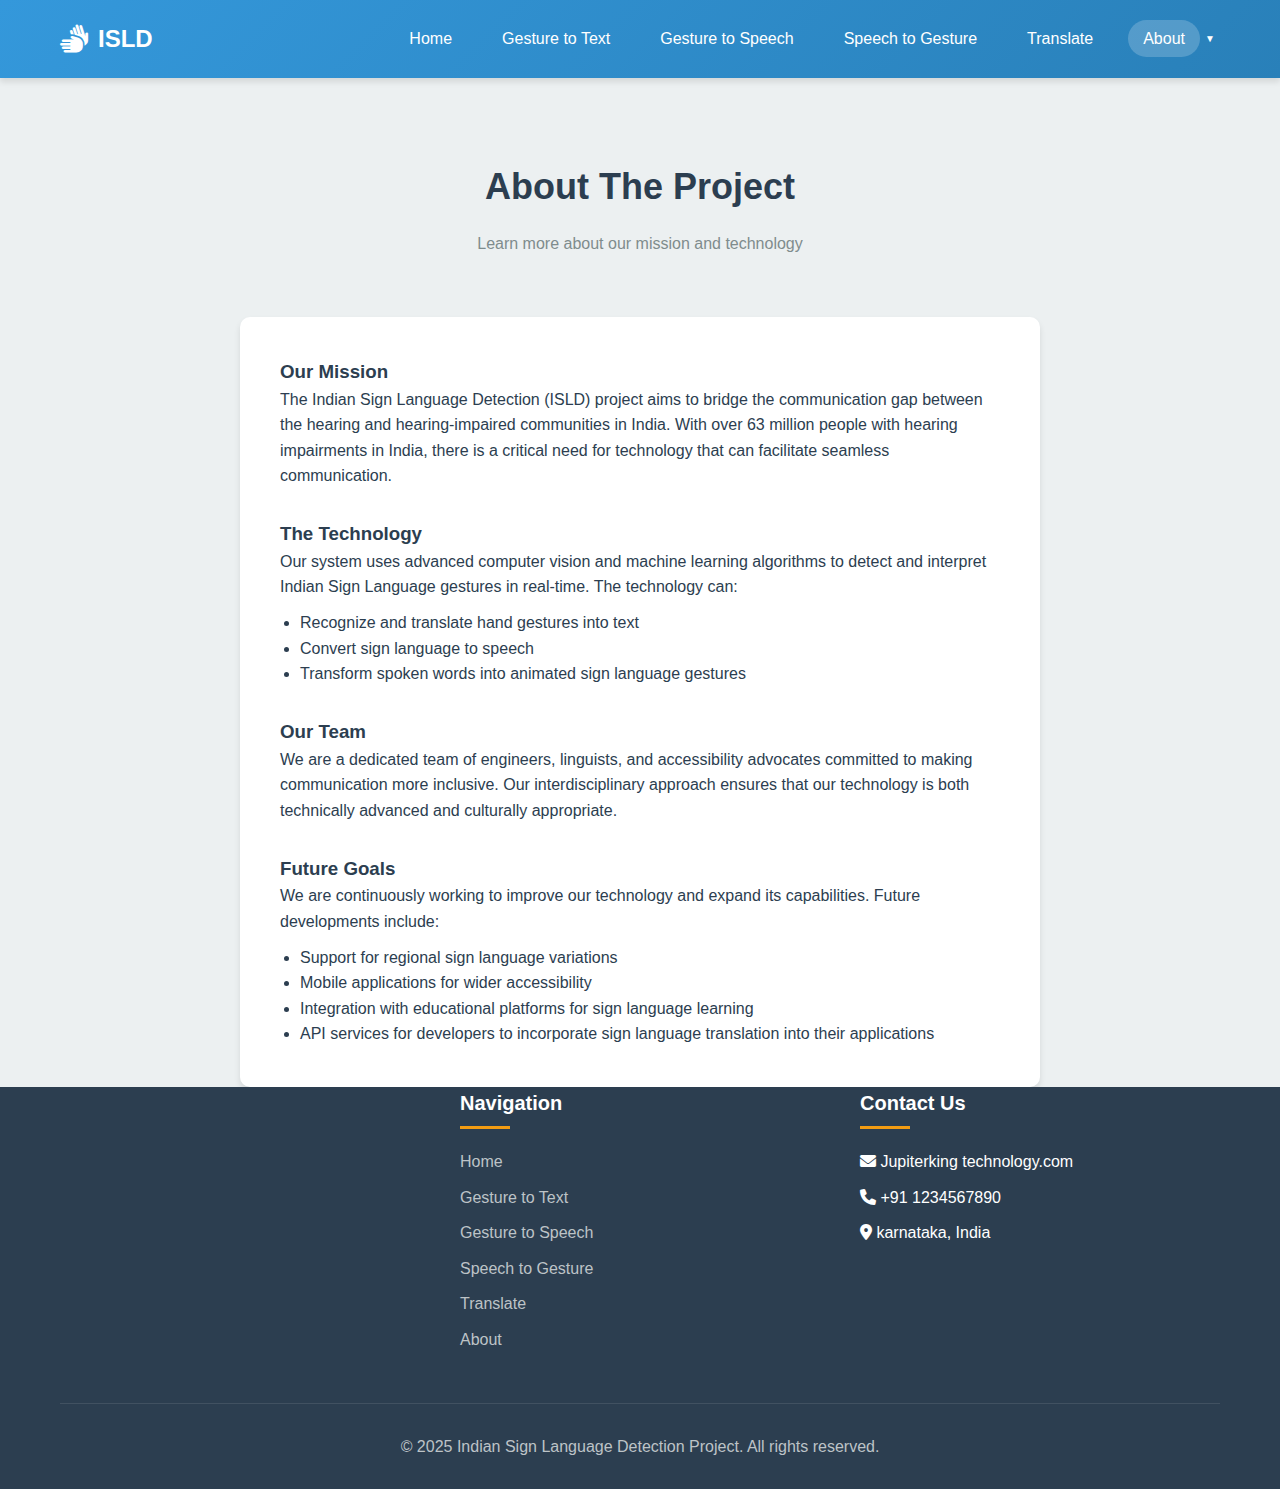
<file: about.html>
<!DOCTYPE html>
<html lang="en">
  <head>
    <meta charset="UTF-8" />
    <meta name="viewport" content="width=device-width, initial-scale=1.0" />
    <title>About - Indian Sign Language Detection</title>
    <link rel="stylesheet" href="style.css" />
    <!-- Font Awesome for icons -->
    <link
      rel="stylesheet"
      href="https://cdnjs.cloudflare.com/ajax/libs/font-awesome/6.0.0/css/all.min.css"
    />
    <style>
      .language-selector {
        position: relative;
        display: inline-block;
      }

      .language-selector .goog-te-combo {
        appearance: none;
        background-color: transparent;
        border: none;
        color: white;
        padding: 14px 20px;
        cursor: pointer;
        font-family: inherit;
        font-size: 16px;
      }

      .language-selector::after {
        content: "▼";
        font-size: 10px;
        color: white;
        position: absolute;
        right: 5px;
        top: 50%;
        transform: translateY(-50%);
        pointer-events: none;
      }

      .goog-te-banner-frame {
        display: none;
      }

      .goog-logo-link {
        display: none !important;
      }

      .goog-te-gadget {
        color: transparent !important;
      }

      .goog-te-gadget .goog-te-combo {
        color: white !important;
      }
    </style>
  </head>
  <body>
    <!-- Header -->
    <header id="header">
      <div class="container">
        <nav>
          <div class="logo"><i class="fas fa-sign-language"></i> ISLD</div>
          <ul class="nav-links">
            <li><a href="index.html">Home</a></li>
            <li><a href="gesture-to-text.html">Gesture to Text</a></li>
            <li><a href="gesture-to-speech.html">Gesture to Speech</a></li>
            <li>
              <a href="speech-to-sign/aspeech-to-sign-app.html"
                >Speech to Gesture</a
              >
            </li>
            <li>
              <a href="voice-translate/zvoice-translate.html">Translate</a>
            </li>
            <li><a href="about.html" class="active">About</a></li>
            <li class="language-selector">
              <div id="google_translate_element"></div>
            </li>
          </ul>
          <div class="hamburger">
            <i class="fas fa-bars"></i>
          </div>
        </nav>
      </div>
    </header>

    <!-- About Page -->
    <section id="about-page">
      <div class="container">
        <div class="section-title" style="padding-top: 80px">
          <h2>About The Project</h2>
          <p>Learn more about our mission and technology</p>
        </div>
        <!-- Add your about page content here -->
        <div
          class="about-content"
          style="
            max-width: 800px;
            margin: 0 auto;
            padding: 40px;
            background-color: white;
            border-radius: 10px;
            box-shadow: var(--shadow);
          "
        >
          <h3>Our Mission</h3>
          <p>
            The Indian Sign Language Detection (ISLD) project aims to bridge the
            communication gap between the hearing and hearing-impaired
            communities in India. With over 63 million people with hearing
            impairments in India, there is a critical need for technology that
            can facilitate seamless communication.
          </p>

          <h3 style="margin-top: 30px">The Technology</h3>
          <p>
            Our system uses advanced computer vision and machine learning
            algorithms to detect and interpret Indian Sign Language gestures in
            real-time. The technology can:
          </p>
          <ul style="margin-left: 20px; margin-top: 10px">
            <li>Recognize and translate hand gestures into text</li>
            <li>Convert sign language to speech</li>
            <li>Transform spoken words into animated sign language gestures</li>
          </ul>

          <h3 style="margin-top: 30px">Our Team</h3>
          <p>
            We are a dedicated team of engineers, linguists, and accessibility
            advocates committed to making communication more inclusive. Our
            interdisciplinary approach ensures that our technology is both
            technically advanced and culturally appropriate.
          </p>

          <h3 style="margin-top: 30px">Future Goals</h3>
          <p>
            We are continuously working to improve our technology and expand its
            capabilities. Future developments include:
          </p>
          <ul style="margin-left: 20px; margin-top: 10px">
            <li>Support for regional sign language variations</li>
            <li>Mobile applications for wider accessibility</li>
            <li>
              Integration with educational platforms for sign language learning
            </li>
            <li>
              API services for developers to incorporate sign language
              translation into their applications
            </li>
          </ul>
        </div>
      </div>
    </section>

    <!-- Footer -->
    <footer>
      <div class="container">
        <div class="footer-content">
          <div class="footer-column">
            <!-- Empty column for layout balance -->
          </div>
          <div class="footer-column">
            <h3>Navigation</h3>
            <ul>
              <li><a href="index.html">Home</a></li>
              <li><a href="gesture-to-text.html">Gesture to Text</a></li>
              <li><a href="gesture-to-speech.html">Gesture to Speech</a></li>
              <li>
                <a href="speech-to-sign/aspeech-to-sign-app.html"
                  >Speech to Gesture</a
                >
              </li>
              <li>
                <a href="voice-translate/zvoice-translate.html">Translate</a>
              </li>
              <li><a href="about.html">About</a></li>
            </ul>
          </div>
          <div class="footer-column">
            <h3>Contact Us</h3>
            <ul>
              <li>
                <i class="fas fa-envelope"></i> Jupiterking technology.com
              </li>
              <li><i class="fas fa-phone"></i> +91 1234567890</li>
              <li><i class="fas fa-map-marker-alt"></i> karnataka, India</li>
            </ul>
          </div>
        </div>
        <div class="copyright">
          <p>
            &copy; 2025 Indian Sign Language Detection Project. All rights
            reserved.
          </p>
        </div>
      </div>
    </footer>

    <!-- JavaScript -->
    <script src="script.js"></script>

    <!-- Google Translate -->
    <script type="text/javascript">
      function googleTranslateElementInit() {
        new google.translate.TranslateElement(
          {
            pageLanguage: "en",
            layout: google.translate.TranslateElement.InlineLayout.SIMPLE,
          },
          "google_translate_element"
        );
      }
    </script>
    <script
      type="text/javascript"
      src="//translate.google.com/translate_a/element.js?cb=googleTranslateElementInit"
    ></script>
  </body>
</html>
</file>
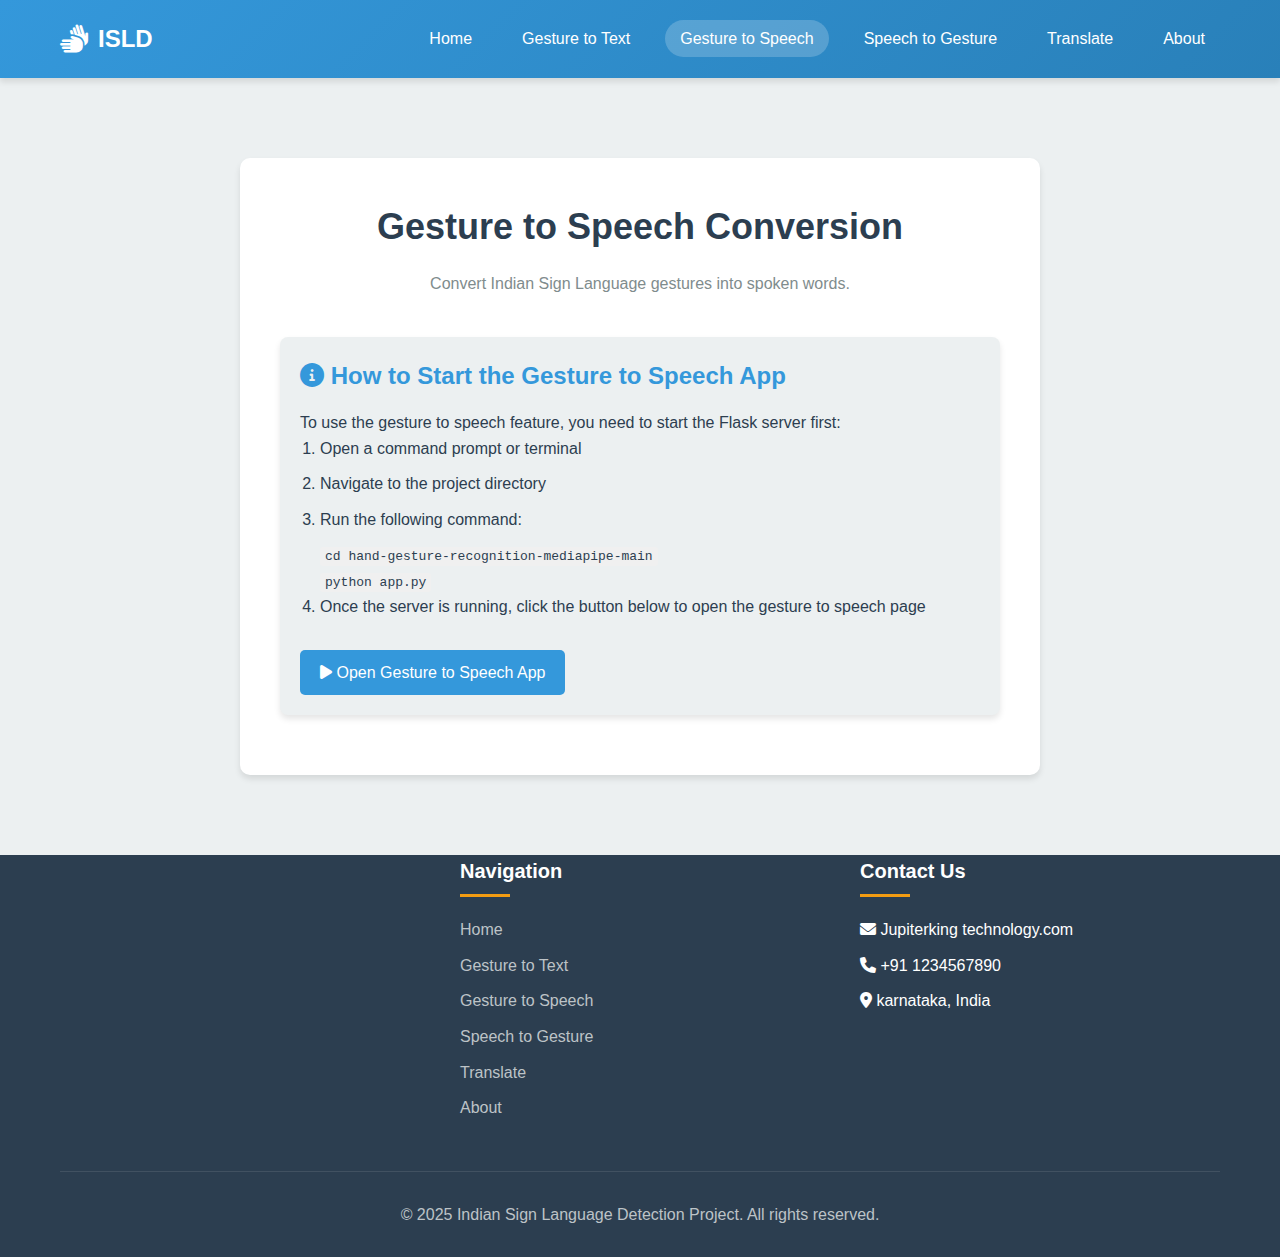
<file: gesture-to-speech.html>
<!DOCTYPE html>
<html lang="en">
  <head>
    <meta charset="UTF-8" />
    <meta name="viewport" content="width=device-width, initial-scale=1.0" />
    <title>Gesture to Speech - Indian Sign Language Detection</title>
    <link rel="stylesheet" href="style.css" />
    <!-- Font Awesome for icons -->
    <link
      rel="stylesheet"
      href="https://cdnjs.cloudflare.com/ajax/libs/font-awesome/6.0.0/css/all.min.css"
    />
    <style>
      .instructions-container {
        background-color: var(--light);
        border-radius: 8px;
        padding: 20px;
        margin: 20px 0;
        box-shadow: 0 4px 6px rgba(0, 0, 0, 0.1);
      }

      .instructions-container h2 {
        color: var(--primary);
        margin-bottom: 15px;
      }

      .instructions-container ol {
        padding-left: 20px;
      }

      .instructions-container li {
        margin-bottom: 10px;
      }

      .instructions-container code {
        background-color: #f0f0f0;
        padding: 2px 5px;
        border-radius: 3px;
        font-family: monospace;
      }

      .start-button {
        display: inline-block;
        background-color: var(--primary);
        color: white;
        padding: 10px 20px;
        border-radius: 5px;
        text-decoration: none;
        margin-top: 20px;
        transition: background-color 0.3s;
      }

      .start-button:hover {
        background-color: var(--secondary);
      }
    </style>
  </head>
  <body>
    <!-- Header -->
    <header id="header">
      <div class="container">
        <nav>
          <div class="logo"><i class="fas fa-sign-language"></i> ISLD</div>
          <ul class="nav-links">
            <li><a href="index.html">Home</a></li>
            <li><a href="gesture-to-text.html">Gesture to Text</a></li>
            <li>
              <a href="http://127.0.0.1:5001/" class="active"
                >Gesture to Speech</a
              >
            </li>
            <li>
              <a href="speech-to-sign/aspeech-to-sign-app.html"
                >Speech to Gesture</a
              >
            </li>
            <li>
              <a href="voice-translate/zvoice-translate.html">Translate</a>
            </li>
            <li><a href="about.html">About</a></li>
          </ul>
          <div class="hamburger">
            <i class="fas fa-bars"></i>
          </div>
        </nav>
      </div>
    </header>

    <!-- Gesture to Speech Page -->
    <section id="gesture-to-speech-page" class="conversion-page">
      <div class="container">
        <div class="conversion-container">
          <div class="conversion-header">
            <h1>Gesture to Speech Conversion</h1>
            <p>Convert Indian Sign Language gestures into spoken words.</p>
          </div>

          <div class="instructions-container">
            <h2>
              <i class="fas fa-info-circle"></i> How to Start the Gesture to
              Speech App
            </h2>
            <p>
              To use the gesture to speech feature, you need to start the Flask
              server first:
            </p>
            <ol>
              <li>Open a command prompt or terminal</li>
              <li>Navigate to the project directory</li>
              <li>Run the following command:</li>
              <code>cd hand-gesture-recognition-mediapipe-main</code
              ><br />
              <code>python app.py</code>
              <li>
                Once the server is running, click the button below to open the
                gesture to speech page
              </li>
            </ol>
            <a href="http://127.0.0.1:5001/" class="start-button">
              <i class="fas fa-play"></i> Open Gesture to Speech App
            </a>
          </div>
        </div>
      </div>
    </section>

    <!-- Footer -->
    <footer>
      <div class="container">
        <div class="footer-content">
          <div class="footer-column">
            <!-- Empty column for layout balance -->
          </div>
          <div class="footer-column">
            <h3>Navigation</h3>
            <ul>
              <li><a href="index.html">Home</a></li>
              <li><a href="gesture-to-text.html">Gesture to Text</a></li>
              <li><a href="http://127.0.0.1:5001/">Gesture to Speech</a></li>
              <li>
                <a href="speech-to-sign/aspeech-to-sign-app.html"
                  >Speech to Gesture</a
                >
              </li>
              <li>
                <a href="voice-translate/zvoice-translate.html">Translate</a>
              </li>
              <li><a href="about.html">About</a></li>
            </ul>
          </div>
          <div class="footer-column">
            <h3>Contact Us</h3>
            <ul>
              <li>
                <i class="fas fa-envelope"></i> Jupiterking technology.com
              </li>
              <li><i class="fas fa-phone"></i> +91 1234567890</li>
              <li><i class="fas fa-map-marker-alt"></i> karnataka, India</li>
            </ul>
          </div>
        </div>
        <div class="copyright">
          <p>
            &copy; 2025 Indian Sign Language Detection Project. All rights
            reserved.
          </p>
        </div>
      </div>
    </footer>

    <!-- JavaScript -->
    <script src="script.js"></script>

    <!-- Google Translate -->
    <div
      id="google_translate_element"
      style="position: fixed; bottom: 30px; right: 20px; z-index: 1000"
    ></div>
    <script type="text/javascript">
      function googleTranslateElementInit() {
        new google.translate.TranslateElement(
          {
            pageLanguage: "en",
          },
          "google_translate_element"
        );
      }
    </script>
    <script
      type="text/javascript"
      src="//translate.google.com/translate_a/element.js?cb=googleTranslateElementInit"
    ></script>
  </body>
</html>
</file>
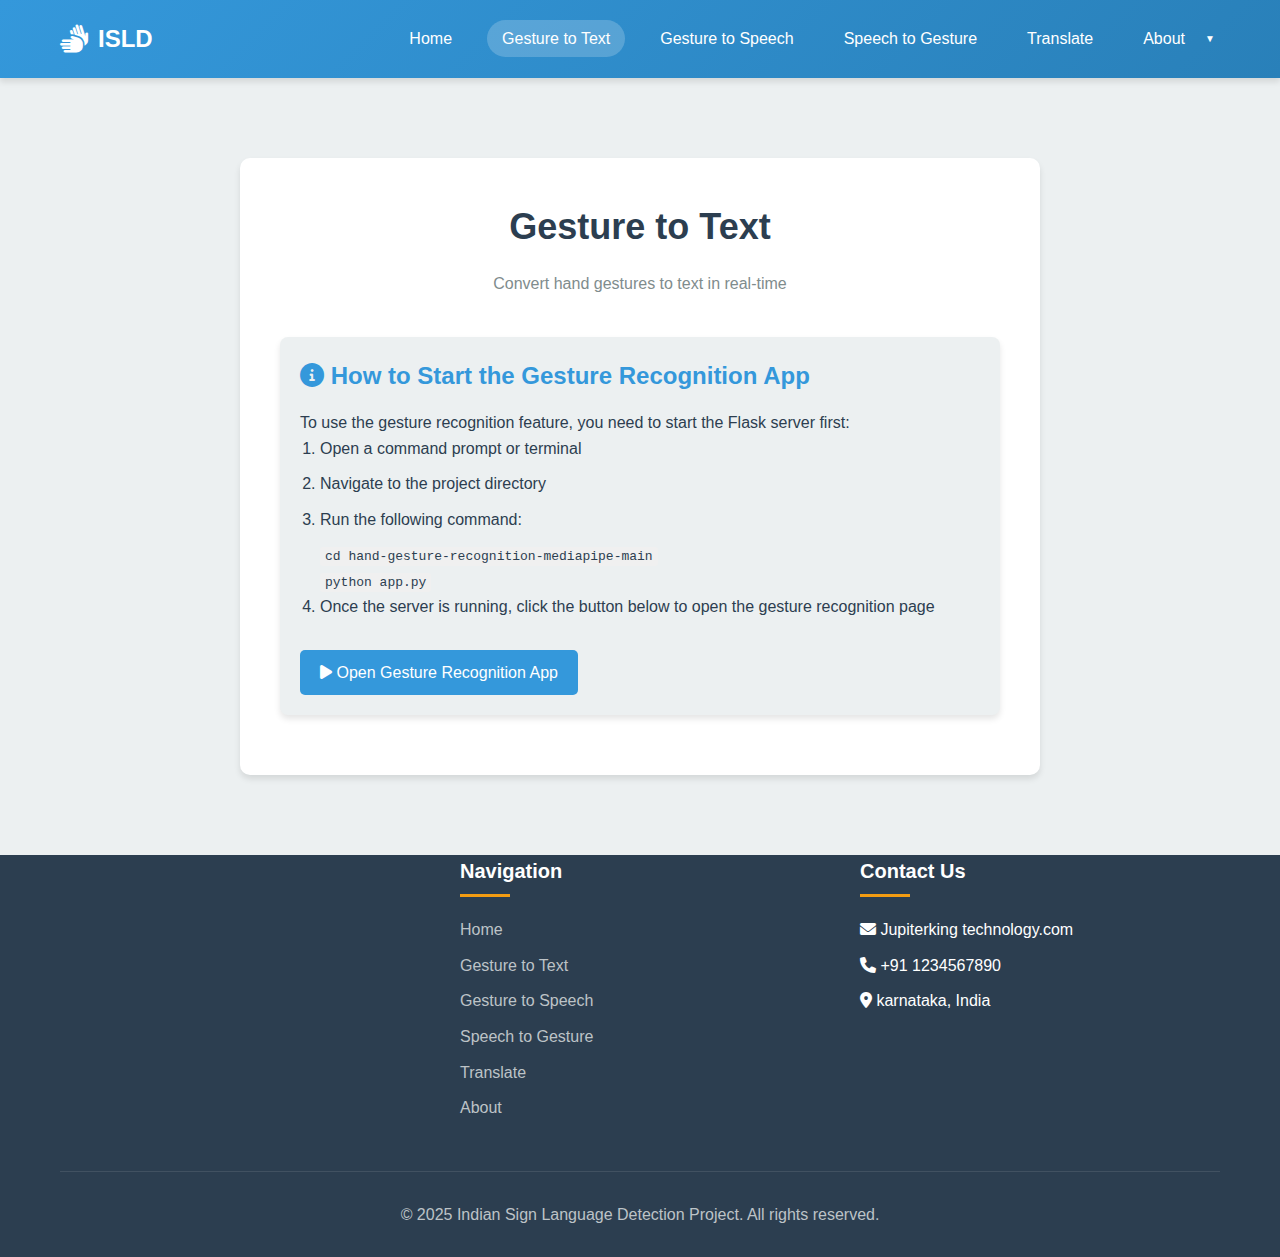
<file: gesture-to-text.html>
<!DOCTYPE html>
<html lang="en">
  <head>
    <meta charset="UTF-8" />
    <meta name="viewport" content="width=device-width, initial-scale=1.0" />
    <title>Gesture to Text - Indian Sign Language Detection</title>
    <link rel="stylesheet" href="style.css" />
    <!-- Font Awesome for icons -->
    <link
      rel="stylesheet"
      href="https://cdnjs.cloudflare.com/ajax/libs/font-awesome/6.0.0/css/all.min.css"
    />
    <style>
      .instructions-container {
        background-color: var(--light);
        border-radius: 8px;
        padding: 20px;
        margin: 20px 0;
        box-shadow: 0 4px 6px rgba(0, 0, 0, 0.1);
      }

      .instructions-container h2 {
        color: var(--primary);
        margin-bottom: 15px;
      }

      .instructions-container ol {
        padding-left: 20px;
      }

      .instructions-container li {
        margin-bottom: 10px;
      }

      .instructions-container code {
        background-color: #f0f0f0;
        padding: 2px 5px;
        border-radius: 3px;
        font-family: monospace;
      }

      .start-button {
        display: inline-block;
        background-color: var(--primary);
        color: white;
        padding: 10px 20px;
        border-radius: 5px;
        text-decoration: none;
        margin-top: 20px;
        transition: background-color 0.3s;
      }

      .start-button:hover {
        background-color: var(--secondary);
      }

      .language-selector {
        position: relative;
        display: inline-block;
      }

      .language-selector .goog-te-combo {
        appearance: none;
        background-color: transparent;
        border: none;
        color: white;
        padding: 14px 20px;
        cursor: pointer;
        font-family: inherit;
        font-size: 16px;
      }

      .language-selector::after {
        content: "▼";
        font-size: 10px;
        color: white;
        position: absolute;
        right: 5px;
        top: 50%;
        transform: translateY(-50%);
        pointer-events: none;
      }

      .goog-te-banner-frame {
        display: none;
      }

      .goog-logo-link {
        display: none !important;
      }

      .goog-te-gadget {
        color: transparent !important;
      }

      .goog-te-gadget .goog-te-combo {
        color: white !important;
      }
    </style>
  </head>
  <body>
    <!-- Header -->
    <header id="header">
      <div class="container">
        <nav>
          <div class="logo"><i class="fas fa-sign-language"></i> ISLD</div>
          <ul class="nav-links">
            <li><a href="index.html">Home</a></li>
            <li>
              <a href="gesture-to-text.html" class="active">Gesture to Text</a>
            </li>
            <li><a href="gesture-to-speech.html">Gesture to Speech</a></li>
            <li>
              <a href="speech-to-sign/aspeech-to-sign-app.html"
                >Speech to Gesture</a
              >
            </li>
            <li>
              <a href="voice-translate/zvoice-translate.html">Translate</a>
            </li>
            <li><a href="about.html">About</a></li>
            <li class="language-selector">
              <div id="google_translate_element"></div>
            </li>
          </ul>
          <div class="hamburger">
            <i class="fas fa-bars"></i>
          </div>
        </nav>
      </div>
    </header>

    <!-- Gesture to Text Page -->
    <section id="gesture-to-text-page" class="conversion-page">
      <div class="container">
        <div class="conversion-container">
          <div class="conversion-header">
            <h1>Gesture to Text</h1>
            <p>Convert hand gestures to text in real-time</p>
          </div>

          <div class="instructions-container">
            <h2>
              <i class="fas fa-info-circle"></i> How to Start the Gesture
              Recognition App
            </h2>
            <p>
              To use the gesture recognition feature, you need to start the
              Flask server first:
            </p>
            <ol>
              <li>Open a command prompt or terminal</li>
              <li>Navigate to the project directory</li>
              <li>Run the following command:</li>
              <code>cd hand-gesture-recognition-mediapipe-main</code
              ><br />
              <code>python app.py</code>
              <li>
                Once the server is running, click the button below to open the
                gesture recognition page
              </li>
            </ol>
            <a href="http://localhost:5000/" class="start-button">
              <i class="fas fa-play"></i> Open Gesture Recognition App
            </a>
          </div>
        </div>
      </div>
    </section>

    <!-- Footer -->
    <footer>
      <div class="container">
        <div class="footer-content">
          <div class="footer-column">
            <!-- Empty column for layout balance -->
          </div>
          <div class="footer-column">
            <h3>Navigation</h3>
            <ul>
              <li><a href="index.html">Home</a></li>
              <li><a href="gesture-to-text.html">Gesture to Text</a></li>
              <li><a href="gesture-to-speech.html">Gesture to Speech</a></li>
              <li>
                <a href="speech-to-sign/aspeech-to-sign-app.html"
                  >Speech to Gesture</a
                >
              </li>
              <li>
                <a href="voice-translate/zvoice-translate.html">Translate</a>
              </li>
              <li><a href="about.html">About</a></li>
            </ul>
          </div>
          <div class="footer-column">
            <h3>Contact Us</h3>
            <ul>
              <li>
                <i class="fas fa-envelope"></i> Jupiterking technology.com
              </li>
              <li><i class="fas fa-phone"></i> +91 1234567890</li>
              <li><i class="fas fa-map-marker-alt"></i> karnataka, India</li>
            </ul>
          </div>
        </div>
        <div class="copyright">
          <p>
            &copy; 2025 Indian Sign Language Detection Project. All rights
            reserved.
          </p>
        </div>
      </div>
    </footer>

    <!-- JavaScript -->
    <script src="script.js"></script>

    <!-- Google Translate -->
    <script type="text/javascript">
      function googleTranslateElementInit() {
        new google.translate.TranslateElement(
          {
            pageLanguage: "en",
            layout: google.translate.TranslateElement.InlineLayout.SIMPLE,
          },
          "google_translate_element"
        );
      }
    </script>
    <script
      type="text/javascript"
      src="//translate.google.com/translate_a/element.js?cb=googleTranslateElementInit"
    ></script>
  </body>
</html>
</file>
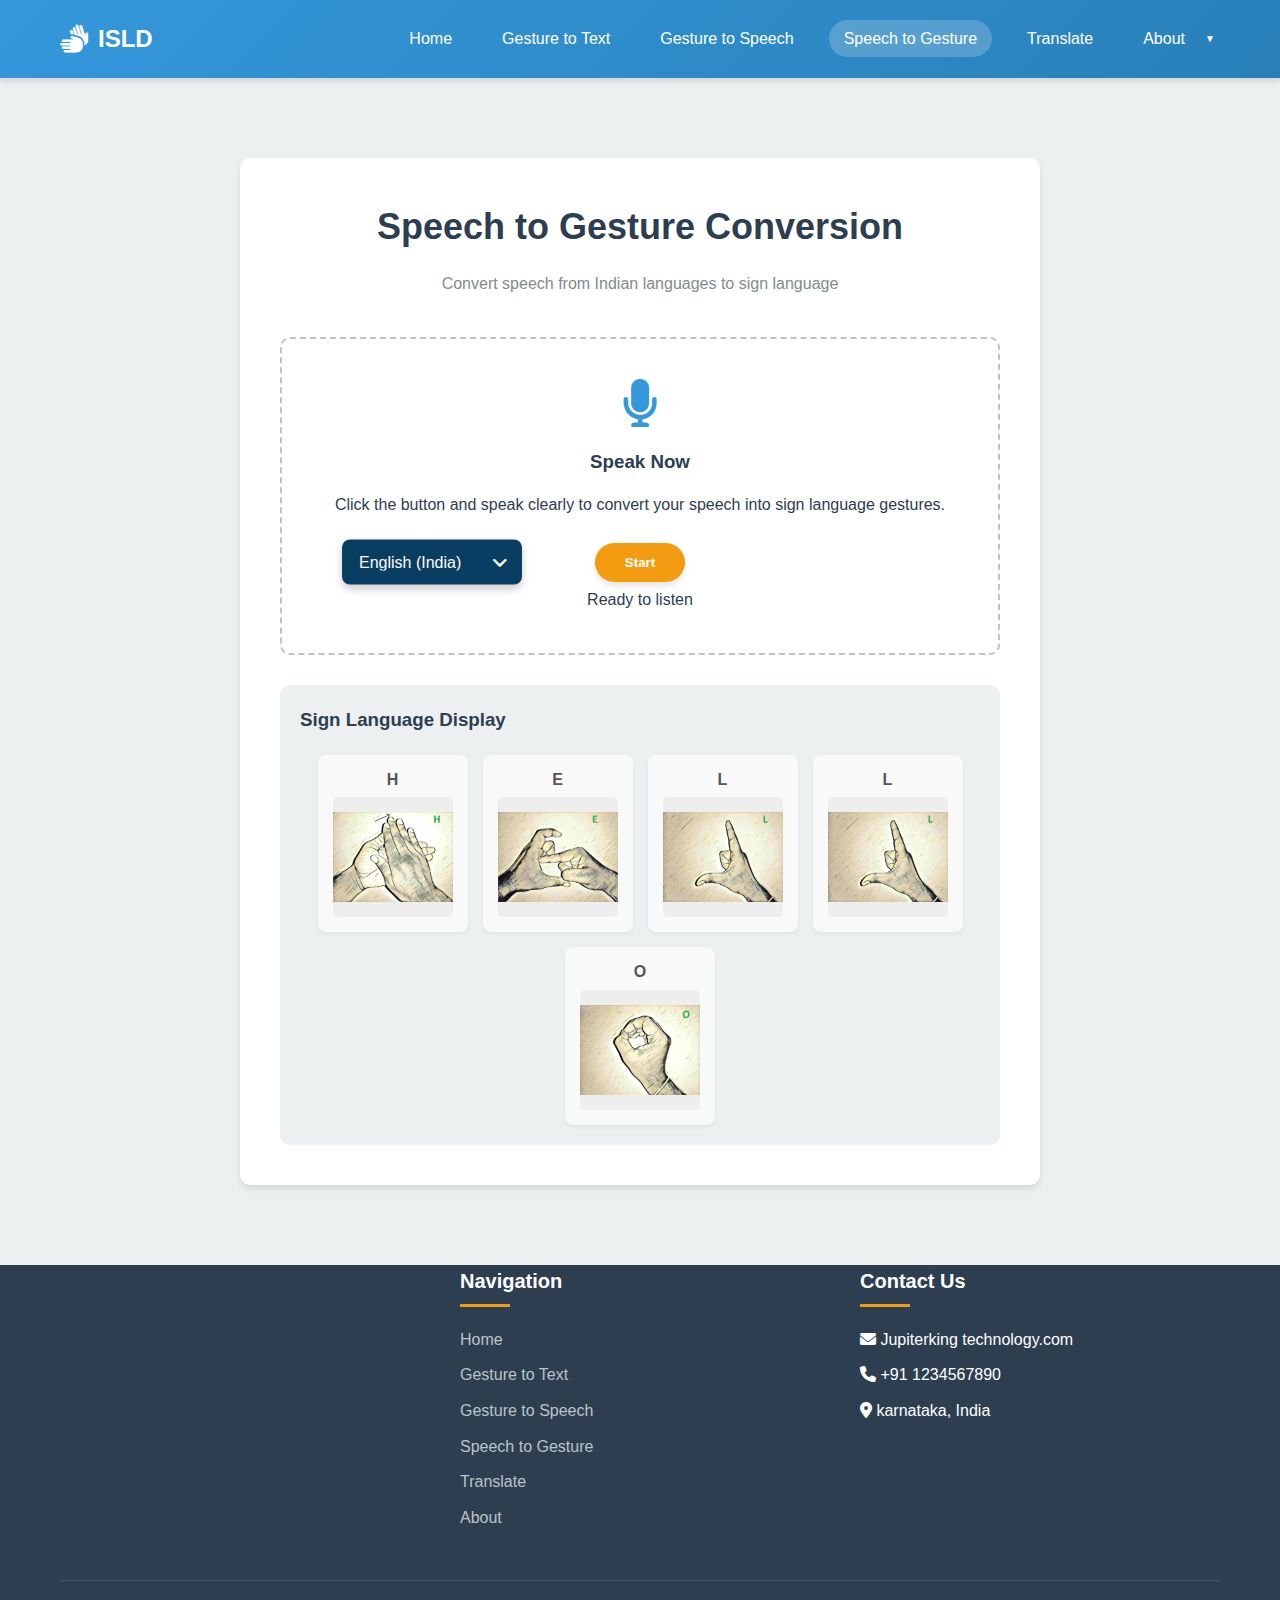
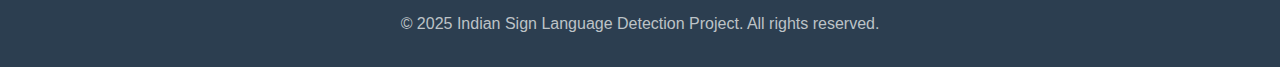
<file: speech to sign/aspeech-to-sign-app.html>
<!DOCTYPE html>
<html lang="en">
  <head>
    <meta charset="UTF-8" />
    <meta name="viewport" content="width=device-width, initial-scale=1.0" />
    <title>Speech to Sign - Indian Sign Language Detection</title>
    <link rel="stylesheet" href="../style.css" />
    <!-- Font Awesome for icons -->
    <link
      rel="stylesheet"
      href="https://cdnjs.cloudflare.com/ajax/libs/font-awesome/6.0.0/css/all.min.css"
    />
    <style>
      /* Additional styles specific to the speech-to-sign page */
      .sign-display {
        display: flex;
        flex-wrap: wrap;
        gap: 15px;
        justify-content: center;
        margin-top: 20px;
      }

      .sign-card {
        display: flex;
        flex-direction: column;
        align-items: center;
        background-color: #f9f9f9;
        border-radius: 8px;
        padding: 12px 15px 15px;
        box-shadow: 0 2px 4px rgba(0, 0, 0, 0.05);
        width: 150px;
      }

      .letter {
        font-size: 1rem;
        font-weight: bold;
        margin-bottom: 5px;
        color: #555;
      }

      .sign-image {
        width: 120px;
        height: 120px;
        object-fit: contain;
        background-color: #eee;
        border-radius: 5px;
      }

      .recording {
        color: var(--secondary);
        animation: blink 1.5s infinite;
      }

      @keyframes blink {
        0% {
          opacity: 1;
        }
        50% {
          opacity: 0.5;
        }
        100% {
          opacity: 1;
        }
      }

      .history-section {
        background-color: white;
        border-radius: 10px;
        padding: 20px;
        box-shadow: 0 4px 6px rgba(0, 0, 0, 0.1);
        margin-top: 30px;
      }

      .history-item {
        border-bottom: 1px solid #eee;
        padding: 10px 0;
      }

      .history-item:last-child {
        border-bottom: none;
      }

      .history-text {
        font-weight: 500;
      }

      .history-lang {
        font-size: 0.85rem;
        color: #666;
        margin-top: 5px;
      }

      /* Enhanced language dropdown styling */
      .language-select-container {
        position: absolute;
        left: 20px;
        top: 50%;
        transform: translateY(-50%);
      }

      .language-select-container::after {
        content: "\f107";
        font-family: "Font Awesome 5 Free";
        font-weight: 900;
        position: absolute;
        right: 15px;
        top: 50%;
        transform: translateY(-50%);
        pointer-events: none;
        color: white;
        font-size: 18px;
      }

      #language-select {
        appearance: none;
        -webkit-appearance: none;
        -moz-appearance: none;
        width: 180px;
        padding: 12px 15px;
        font-size: 16px;
        border: 2px solid #0a3d62;
        border-radius: 8px;
        background-color: #0a3d62;
        color: white;
        cursor: pointer;
        transition: all 0.3s ease;
        box-shadow: 0 4px 8px rgba(0, 0, 0, 0.2);
      }

      #language-select:hover {
        background-color: #0c4d7a;
        border-color: #0c4d7a;
      }

      #language-select:focus {
        outline: none;
        border-color: #0c4d7a;
        box-shadow: 0 0 0 3px rgba(10, 61, 98, 0.3);
      }

      #language-select option {
        padding: 10px;
        font-size: 16px;
        background-color: #0a3d62;
        color: white;
      }

      .conversion-container {
        position: relative;
      }

      .controls {
        display: flex;
        justify-content: center;
        align-items: center;
        margin-top: 20px;
        position: relative;
        height: 50px;
      }

      @media (max-width: 768px) {
        .sign-card {
          width: 120px;
          padding: 10px 12px 12px;
        }

        .sign-image {
          width: 100px;
          height: 100px;
        }

        .letter {
          font-size: 0.9rem;
          margin-bottom: 4px;
        }
      }

      .language-selector {
        position: relative;
        display: inline-block;
      }

      .language-selector .goog-te-combo {
        appearance: none;
        background-color: transparent;
        border: none;
        color: white;
        padding: 14px 20px;
        cursor: pointer;
        font-family: inherit;
        font-size: 16px;
      }

      .language-selector::after {
        content: "▼";
        font-size: 10px;
        color: white;
        position: absolute;
        right: 5px;
        top: 50%;
        transform: translateY(-50%);
        pointer-events: none;
      }

      .goog-te-banner-frame {
        display: none;
      }

      .goog-logo-link {
        display: none !important;
      }

      .goog-te-gadget {
        color: transparent !important;
      }

      .goog-te-gadget .goog-te-combo {
        color: white !important;
      }
    </style>
  </head>
  <body>
    <!-- Header -->
    <header id="header">
      <div class="container">
        <nav>
          <div class="logo"><i class="fas fa-sign-language"></i> ISLD</div>
          <ul class="nav-links">
            <li><a href="../index.html">Home</a></li>
            <li><a href="../gesture-to-text.html">Gesture to Text</a></li>
            <li><a href="../gesture-to-speech.html">Gesture to Speech</a></li>
            <li>
              <a href="aspeech-to-sign-app.html" class="active"
                >Speech to Gesture</a
              >
            </li>
            <li>
              <a href="../voice translate/zvoice-translate.html">Translate</a>
            </li>
            <li><a href="../about.html">About</a></li>
            <li class="language-selector">
              <div id="google_translate_element"></div>
            </li>
          </ul>
          <div class="hamburger">
            <i class="fas fa-bars"></i>
          </div>
        </nav>
      </div>
    </header>

    <!-- Speech to Sign Page -->
    <section id="speech-to-sign-page" class="conversion-page">
      <div class="container">
        <div class="conversion-container">
          <div class="conversion-header">
            <h1>Speech to Gesture Conversion</h1>
            <p>Convert speech from Indian languages to sign language</p>
          </div>

          <div class="conversion-box">
            <i class="fas fa-microphone"></i>
            <h3>Speak Now</h3>
            <p>
              Click the button and speak clearly to convert your speech into
              sign language gestures.
            </p>
            <div class="controls">
              <button id="toggle-btn" class="btn">Start</button>
              <div class="language-select-container">
                <select id="language-select">
                  <option value="en-IN">English (India)</option>
                  <option value="hi-IN">Hindi</option>
                  <option value="ta-IN">Tamil</option>
                  <option value="te-IN">Telugu</option>
                  <option value="kn-IN">Kannada</option>
                  <option value="ml-IN">Malayalam</option>
                  <option value="mr-IN">Marathi</option>
                  <option value="gu-IN">Gujarati</option>
                  <option value="pa-IN">Punjabi</option>
                  <option value="bn-IN">Bengali</option>
                </select>
              </div>
            </div>
            <div id="status" class="status">Ready to listen</div>
          </div>

          <div class="conversion-result">
            <h3>Sign Language Display</h3>
            <div id="output-text" class="output-text"></div>
            <div id="sign-display" class="sign-display">
              <!-- Sign cards will be displayed here -->
              <div class="sign-card">
                <div class="letter">H</div>
                <img src="h.jpg" alt="Sign for H" class="sign-image" />
              </div>
              <div class="sign-card">
                <div class="letter">E</div>
                <img src="e.jpg" alt="Sign for E" class="sign-image" />
              </div>
              <div class="sign-card">
                <div class="letter">L</div>
                <img src="l.jpg" alt="Sign for L" class="sign-image" />
              </div>
              <div class="sign-card">
                <div class="letter">L</div>
                <img src="l.jpg" alt="Sign for L" class="sign-image" />
              </div>
              <div class="sign-card">
                <div class="letter">O</div>
                <img src="o.jpg" alt="Sign for O" class="sign-image" />
              </div>
            </div>
          </div>
        </div>
      </div>
    </section>

    <!-- Footer -->
    <footer>
      <div class="container">
        <div class="footer-content">
          <div class="footer-column">
            <!-- Empty column for layout balance -->
          </div>
          <div class="footer-column">
            <h3>Navigation</h3>
            <ul>
              <li><a href="../index.html">Home</a></li>
              <li><a href="../gesture-to-text.html">Gesture to Text</a></li>
              <li><a href="../gesture-to-speech.html">Gesture to Speech</a></li>
              <li>
                <a href="aspeech-to-sign-app.html">Speech to Gesture</a>
              </li>
              <li>
                <a href="../voice translate/zvoice-translate.html">Translate</a>
              </li>
              <li><a href="../about.html">About</a></li>
            </ul>
          </div>
          <div class="footer-column">
            <h3>Contact Us</h3>
            <ul>
              <li>
                <i class="fas fa-envelope"></i> Jupiterking technology.com
              </li>
              <li><i class="fas fa-phone"></i> +91 1234567890</li>
              <li><i class="fas fa-map-marker-alt"></i> karnataka, India</li>
            </ul>
          </div>
        </div>
        <div class="copyright">
          <p>
            &copy; 2025 Indian Sign Language Detection Project. All rights
            reserved.
          </p>
        </div>
      </div>
    </footer>

    <!-- JavaScript -->
    <script src="../script.js"></script>
    <script>
      // DOM elements
      const languageSelect = document.getElementById("language-select");
      const toggleBtn = document.getElementById("toggle-btn");
      const statusDiv = document.getElementById("status");
      const outputText = document.getElementById("output-text");
      const signDisplay = document.getElementById("sign-display");

      // Variables
      let recognition;
      let isRecording = false;
      let currentText = "";

      // Initialize speech recognition
      function initSpeechRecognition() {
        // Check if browser supports SpeechRecognition
        if (
          !("webkitSpeechRecognition" in window) &&
          !("SpeechRecognition" in window)
        ) {
          alert(
            "Speech recognition is not supported in your browser. Please try Chrome, Edge, or Safari."
          );
          toggleBtn.disabled = true;
          return;
        }

        // Create recognition object
        const SpeechRecognition =
          window.SpeechRecognition || window.webkitSpeechRecognition;
        recognition = new SpeechRecognition();

        // Set properties
        recognition.continuous = true;
        recognition.interimResults = true;

        // Set language based on selection
        recognition.lang = languageSelect.value;

        // Add event listeners
        recognition.onstart = () => {
          isRecording = true;
          statusDiv.textContent = "Listening...";
          statusDiv.classList.add("recording");
          toggleBtn.textContent = "Stop";
        };

        recognition.onend = () => {
          isRecording = false;
          statusDiv.textContent = "Ready to listen";
          statusDiv.classList.remove("recording");
          toggleBtn.textContent = "Start";
        };

        recognition.onresult = (event) => {
          let interimTranscript = "";
          let finalTranscript = "";

          for (let i = event.resultIndex; i < event.results.length; i++) {
            const transcript = event.results[i][0].transcript;

            if (event.results[i].isFinal) {
              finalTranscript += transcript;
            } else {
              interimTranscript += transcript;
            }
          }

          if (finalTranscript) {
            // Show interim results while waiting for translation
            outputText.textContent = finalTranscript;

            // Translate the text using Google Translate
            simulateTranslation(finalTranscript, languageSelect.value).then(
              (translatedText) => {
                // Update the output text with translated text
                currentText = translatedText;
                outputText.textContent = currentText;

                // Update sign display
                updateSignDisplay(currentText);
              }
            );
          }

          // Show interim results
          if (interimTranscript && !finalTranscript) {
            outputText.textContent = interimTranscript;
          }
        };

        recognition.onerror = (event) => {
          console.error("Speech recognition error", event.error);
          statusDiv.textContent = `Error: ${event.error}`;
          stopRecognition();
        };
      }

      // Toggle speech recognition
      function toggleRecognition() {
        if (isRecording) {
          stopRecognition();
        } else {
          startRecognition();
        }
      }

      // Start speech recognition
      function startRecognition() {
        if (!recognition) {
          initSpeechRecognition();
        }

        try {
          recognition.lang = languageSelect.value;
          recognition.start();
          console.log(
            "Speech recognition started with language:",
            languageSelect.value
          );
        } catch (error) {
          console.error("Error starting speech recognition:", error);
          statusDiv.textContent = "Error starting recording. Please try again.";
        }
      }

      // Stop speech recognition
      function stopRecognition() {
        if (recognition) {
          try {
            recognition.stop();
            console.log("Speech recognition stopped");
          } catch (error) {
            console.error("Error stopping speech recognition:", error);
          }
        }
      }

      // Update sign display
      function updateSignDisplay(text) {
        signDisplay.innerHTML = "";

        // Process only letters and spaces
        const processed = text.toUpperCase().replace(/[^A-Z\s]/g, "");

        for (const char of processed) {
          if (char === " ") continue; // Skip spaces

          const card = document.createElement("div");
          card.className = "sign-card";

          const letter = document.createElement("div");
          letter.className = "letter";
          letter.textContent = char;

          const img = document.createElement("img");
          img.className = "sign-image";
          img.src = `${char.toLowerCase()}.jpg`; // Use local image files
          img.alt = `Sign for ${char}`;

          card.appendChild(letter);
          card.appendChild(img);
          signDisplay.appendChild(card);
        }
      }

      // Simulate translation (in a real app, you would use a translation API)
      function simulateTranslation(text, language) {
        // For demo purposes, we'll return the same text for English
        // and a simulated translation for other languages
        if (language === "en-IN") {
          return text;
        }

        // Use Google Translate API for translation
        const sourceLang = language.split("-")[0]; // Extract language code (e.g., 'hi' from 'hi-IN')
        const targetLang = "en"; // Always translate to English

        // Show loading status
        statusDiv.textContent = "Translating...";

        // Using Google Translate API
        const url = `https://translate.googleapis.com/translate_a/single?client=gtx&sl=${sourceLang}&tl=${targetLang}&dt=t&q=${encodeURIComponent(
          text
        )}`;

        // Return a promise that will be resolved with the translated text
        return new Promise((resolve, reject) => {
          fetch(url)
            .then((response) => response.json())
            .then((data) => {
              // Extract translated text
              const translatedText = data[0].map((item) => item[0]).join("");
              statusDiv.textContent = "Translation complete";
              resolve(translatedText);
            })
            .catch((error) => {
              console.error("Translation error:", error);
              statusDiv.textContent = "Translation failed. Using fallback.";

              // Fallback to simulated translations if API fails
              const translations = {
                "hi-IN": {
                  नमस्ते: "Hello",
                  "शुभ प्रभात": "Good morning",
                  धन्यवाद: "Thank you",
                },
                "ta-IN": {
                  வணக்கம்: "Hello",
                  "காலை வணக்கம்": "Good morning",
                },
              };

              // Check if we have a simulated translation
              if (translations[language] && translations[language][text]) {
                resolve(translations[language][text]);
              } else {
                // If no translation is available, return the original text
                resolve(
                  text +
                    " (translated from " +
                    languageSelect.options[languageSelect.selectedIndex].text +
                    ")"
                );
              }
            });
        });
      }

      // Event listeners
      toggleBtn.addEventListener("click", toggleRecognition);

      languageSelect.addEventListener("change", () => {
        if (recognition) {
          // Update language if recognition is already initialized
          recognition.lang = languageSelect.value;

          // Restart recognition if currently recording
          if (isRecording) {
            stopRecognition();
            startRecognition();
          }
        }
      });

      // Initialize on page load
      window.addEventListener("DOMContentLoaded", initSpeechRecognition);
    </script>
    <!-- Remove the old Google Translate div -->
    <script type="text/javascript">
      function googleTranslateElementInit() {
        new google.translate.TranslateElement(
          {
            pageLanguage: "en",
            layout: google.translate.TranslateElement.InlineLayout.SIMPLE,
          },
          "google_translate_element"
        );
      }
    </script>
    <script
      type="text/javascript"
      src="//translate.google.com/translate_a/element.js?cb=googleTranslateElementInit"
    ></script>
  </body>
</html>
</file>
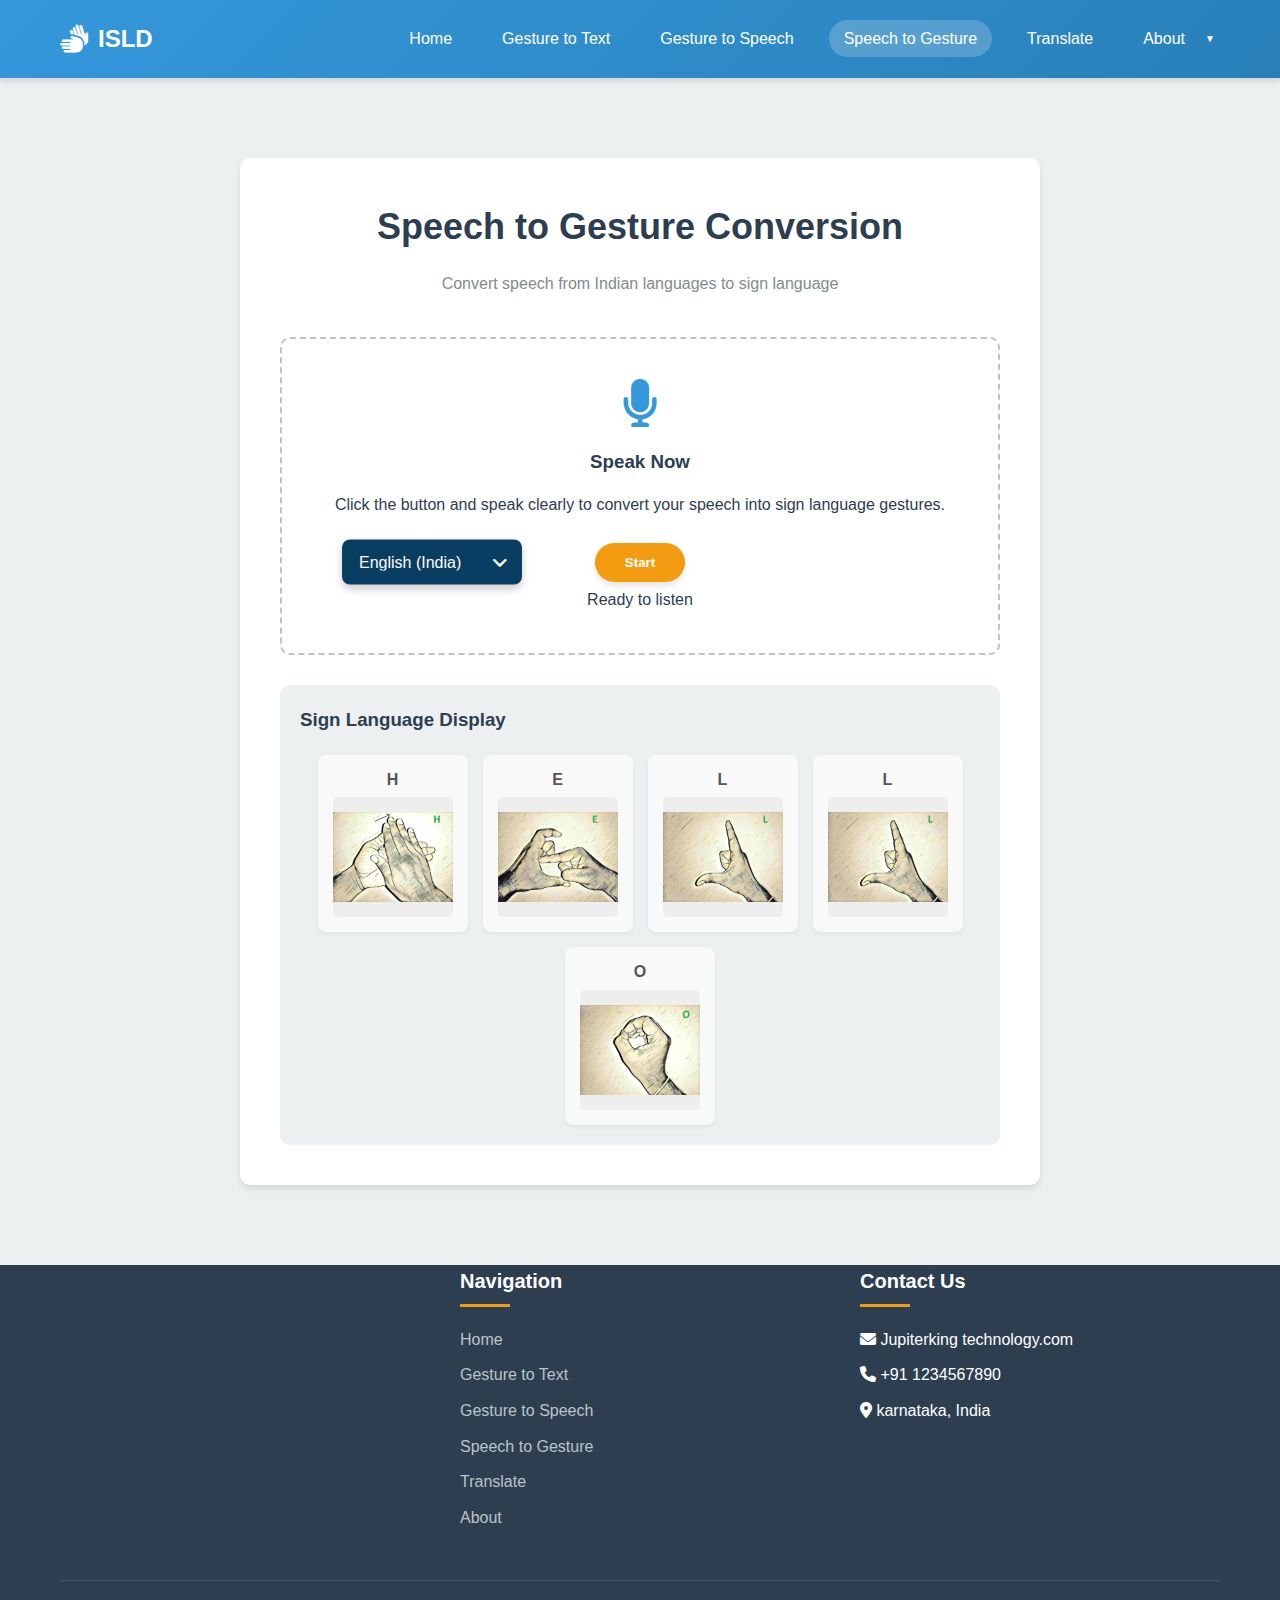
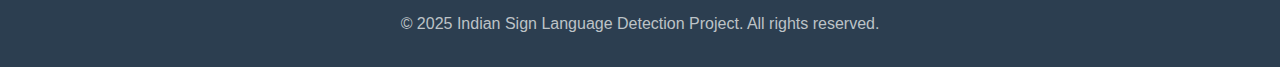
<file: speech-to-sign/aspeech-to-sign-app.html>
<!DOCTYPE html>
<html lang="en">
  <head>
    <meta charset="UTF-8" />
    <meta name="viewport" content="width=device-width, initial-scale=1.0" />
    <title>Speech to Sign - Indian Sign Language Detection</title>
    <link rel="stylesheet" href="../style.css" />
    <!-- Font Awesome for icons -->
    <link
      rel="stylesheet"
      href="https://cdnjs.cloudflare.com/ajax/libs/font-awesome/6.0.0/css/all.min.css"
    />
    <style>
      /* Additional styles specific to the speech-to-sign page */
      .sign-display {
        display: flex;
        flex-wrap: wrap;
        gap: 15px;
        justify-content: center;
        margin-top: 20px;
      }

      .sign-card {
        display: flex;
        flex-direction: column;
        align-items: center;
        background-color: #f9f9f9;
        border-radius: 8px;
        padding: 12px 15px 15px;
        box-shadow: 0 2px 4px rgba(0, 0, 0, 0.05);
        width: 150px;
      }

      .letter {
        font-size: 1rem;
        font-weight: bold;
        margin-bottom: 5px;
        color: #555;
      }

      .sign-image {
        width: 120px;
        height: 120px;
        object-fit: contain;
        background-color: #eee;
        border-radius: 5px;
      }

      .recording {
        color: var(--secondary);
        animation: blink 1.5s infinite;
      }

      @keyframes blink {
        0% {
          opacity: 1;
        }
        50% {
          opacity: 0.5;
        }
        100% {
          opacity: 1;
        }
      }

      .history-section {
        background-color: white;
        border-radius: 10px;
        padding: 20px;
        box-shadow: 0 4px 6px rgba(0, 0, 0, 0.1);
        margin-top: 30px;
      }

      .history-item {
        border-bottom: 1px solid #eee;
        padding: 10px 0;
      }

      .history-item:last-child {
        border-bottom: none;
      }

      .history-text {
        font-weight: 500;
      }

      .history-lang {
        font-size: 0.85rem;
        color: #666;
        margin-top: 5px;
      }

      /* Enhanced language dropdown styling */
      .language-select-container {
        position: absolute;
        left: 20px;
        top: 50%;
        transform: translateY(-50%);
      }

      .language-select-container::after {
        content: "\f107";
        font-family: "Font Awesome 5 Free";
        font-weight: 900;
        position: absolute;
        right: 15px;
        top: 50%;
        transform: translateY(-50%);
        pointer-events: none;
        color: white;
        font-size: 18px;
      }

      #language-select {
        appearance: none;
        -webkit-appearance: none;
        -moz-appearance: none;
        width: 180px;
        padding: 12px 15px;
        font-size: 16px;
        border: 2px solid #0a3d62;
        border-radius: 8px;
        background-color: #0a3d62;
        color: white;
        cursor: pointer;
        transition: all 0.3s ease;
        box-shadow: 0 4px 8px rgba(0, 0, 0, 0.2);
      }

      #language-select:hover {
        background-color: #0c4d7a;
        border-color: #0c4d7a;
      }

      #language-select:focus {
        outline: none;
        border-color: #0c4d7a;
        box-shadow: 0 0 0 3px rgba(10, 61, 98, 0.3);
      }

      #language-select option {
        padding: 10px;
        font-size: 16px;
        background-color: #0a3d62;
        color: white;
      }

      .conversion-container {
        position: relative;
      }

      .controls {
        display: flex;
        justify-content: center;
        align-items: center;
        margin-top: 20px;
        position: relative;
        height: 50px;
      }

      @media (max-width: 768px) {
        .sign-card {
          width: 120px;
          padding: 10px 12px 12px;
        }

        .sign-image {
          width: 100px;
          height: 100px;
        }

        .letter {
          font-size: 0.9rem;
          margin-bottom: 4px;
        }
      }

      .language-selector {
        position: relative;
        display: inline-block;
      }

      .language-selector .goog-te-combo {
        appearance: none;
        background-color: transparent;
        border: none;
        color: white;
        padding: 14px 20px;
        cursor: pointer;
        font-family: inherit;
        font-size: 16px;
      }

      .language-selector::after {
        content: "▼";
        font-size: 10px;
        color: white;
        position: absolute;
        right: 5px;
        top: 50%;
        transform: translateY(-50%);
        pointer-events: none;
      }

      .goog-te-banner-frame {
        display: none;
      }

      .goog-logo-link {
        display: none !important;
      }

      .goog-te-gadget {
        color: transparent !important;
      }

      .goog-te-gadget .goog-te-combo {
        color: white !important;
      }
    </style>
  </head>
  <body>
    <!-- Header -->
    <header id="header">
      <div class="container">
        <nav>
          <div class="logo"><i class="fas fa-sign-language"></i> ISLD</div>
          <ul class="nav-links">
            <li><a href="../index.html">Home</a></li>
            <li><a href="../gesture-to-text.html">Gesture to Text</a></li>
            <li><a href="../gesture-to-speech.html">Gesture to Speech</a></li>
            <li>
              <a href="aspeech-to-sign-app.html" class="active"
                >Speech to Gesture</a
              >
            </li>
            <li>
              <a href="../voice-translate/zvoice-translate.html">Translate</a>
            </li>
            <li><a href="../about.html">About</a></li>
            <li class="language-selector">
              <div id="google_translate_element"></div>
            </li>
          </ul>
          <div class="hamburger">
            <i class="fas fa-bars"></i>
          </div>
        </nav>
      </div>
    </header>

    <!-- Speech to Sign Page -->
    <section id="speech-to-sign-page" class="conversion-page">
      <div class="container">
        <div class="conversion-container">
          <div class="conversion-header">
            <h1>Speech to Gesture Conversion</h1>
            <p>Convert speech from Indian languages to sign language</p>
          </div>

          <div class="conversion-box">
            <i class="fas fa-microphone"></i>
            <h3>Speak Now</h3>
            <p>
              Click the button and speak clearly to convert your speech into
              sign language gestures.
            </p>
            <div class="controls">
              <button id="toggle-btn" class="btn">Start</button>
              <div class="language-select-container">
                <select id="language-select">
                  <option value="en-IN">English (India)</option>
                  <option value="hi-IN">Hindi</option>
                  <option value="ta-IN">Tamil</option>
                  <option value="te-IN">Telugu</option>
                  <option value="kn-IN">Kannada</option>
                  <option value="ml-IN">Malayalam</option>
                  <option value="mr-IN">Marathi</option>
                  <option value="gu-IN">Gujarati</option>
                  <option value="pa-IN">Punjabi</option>
                  <option value="bn-IN">Bengali</option>
                </select>
              </div>
            </div>
            <div id="status" class="status">Ready to listen</div>
          </div>

          <div class="conversion-result">
            <h3>Sign Language Display</h3>
            <div id="output-text" class="output-text"></div>
            <div id="sign-display" class="sign-display">
              <!-- Sign cards will be displayed here -->
              <div class="sign-card">
                <div class="letter">H</div>
                <img src="h.jpg" alt="Sign for H" class="sign-image" />
              </div>
              <div class="sign-card">
                <div class="letter">E</div>
                <img src="e.jpg" alt="Sign for E" class="sign-image" />
              </div>
              <div class="sign-card">
                <div class="letter">L</div>
                <img src="l.jpg" alt="Sign for L" class="sign-image" />
              </div>
              <div class="sign-card">
                <div class="letter">L</div>
                <img src="l.jpg" alt="Sign for L" class="sign-image" />
              </div>
              <div class="sign-card">
                <div class="letter">O</div>
                <img src="o.jpg" alt="Sign for O" class="sign-image" />
              </div>
            </div>
          </div>
        </div>
      </div>
    </section>

    <!-- Footer -->
    <footer>
      <div class="container">
        <div class="footer-content">
          <div class="footer-column">
            <!-- Empty column for layout balance -->
          </div>
          <div class="footer-column">
            <h3>Navigation</h3>
            <ul>
              <li><a href="../index.html">Home</a></li>
              <li><a href="../gesture-to-text.html">Gesture to Text</a></li>
              <li><a href="../gesture-to-speech.html">Gesture to Speech</a></li>
              <li>
                <a href="aspeech-to-sign-app.html">Speech to Gesture</a>
              </li>
              <li>
                <a href="../voice-translate/zvoice-translate.html">Translate</a>
              </li>
              <li><a href="../about.html">About</a></li>
            </ul>
          </div>
          <div class="footer-column">
            <h3>Contact Us</h3>
            <ul>
              <li>
                <i class="fas fa-envelope"></i> Jupiterking technology.com
              </li>
              <li><i class="fas fa-phone"></i> +91 1234567890</li>
              <li><i class="fas fa-map-marker-alt"></i> karnataka, India</li>
            </ul>
          </div>
        </div>
        <div class="copyright">
          <p>
            &copy; 2025 Indian Sign Language Detection Project. All rights
            reserved.
          </p>
        </div>
      </div>
    </footer>

    <!-- JavaScript -->
    <script src="../script.js"></script>
    <script>
      // DOM elements
      const languageSelect = document.getElementById("language-select");
      const toggleBtn = document.getElementById("toggle-btn");
      const statusDiv = document.getElementById("status");
      const outputText = document.getElementById("output-text");
      const signDisplay = document.getElementById("sign-display");

      // Variables
      let recognition;
      let isRecording = false;
      let currentText = "";

      // Initialize speech recognition
      function initSpeechRecognition() {
        // Check if browser supports SpeechRecognition
        if (
          !("webkitSpeechRecognition" in window) &&
          !("SpeechRecognition" in window)
        ) {
          alert(
            "Speech recognition is not supported in your browser. Please try Chrome, Edge, or Safari."
          );
          toggleBtn.disabled = true;
          return;
        }

        // Create recognition object
        const SpeechRecognition =
          window.SpeechRecognition || window.webkitSpeechRecognition;
        recognition = new SpeechRecognition();

        // Set properties
        recognition.continuous = true;
        recognition.interimResults = true;

        // Set language based on selection
        recognition.lang = languageSelect.value;

        // Add event listeners
        recognition.onstart = () => {
          isRecording = true;
          statusDiv.textContent = "Listening...";
          statusDiv.classList.add("recording");
          toggleBtn.textContent = "Stop";
        };

        recognition.onend = () => {
          isRecording = false;
          statusDiv.textContent = "Ready to listen";
          statusDiv.classList.remove("recording");
          toggleBtn.textContent = "Start";
        };

        recognition.onresult = (event) => {
          let interimTranscript = "";
          let finalTranscript = "";

          for (let i = event.resultIndex; i < event.results.length; i++) {
            const transcript = event.results[i][0].transcript;

            if (event.results[i].isFinal) {
              finalTranscript += transcript;
            } else {
              interimTranscript += transcript;
            }
          }

          if (finalTranscript) {
            // Show interim results while waiting for translation
            outputText.textContent = finalTranscript;

            // Translate the text using Google Translate
            simulateTranslation(finalTranscript, languageSelect.value).then(
              (translatedText) => {
                // Update the output text with translated text
                currentText = translatedText;
                outputText.textContent = currentText;

                // Update sign display
                updateSignDisplay(currentText);
              }
            );
          }

          // Show interim results
          if (interimTranscript && !finalTranscript) {
            outputText.textContent = interimTranscript;
          }
        };

        recognition.onerror = (event) => {
          console.error("Speech recognition error", event.error);
          statusDiv.textContent = `Error: ${event.error}`;
          stopRecognition();
        };
      }

      // Toggle speech recognition
      function toggleRecognition() {
        if (isRecording) {
          stopRecognition();
        } else {
          startRecognition();
        }
      }

      // Start speech recognition
      function startRecognition() {
        if (!recognition) {
          initSpeechRecognition();
        }

        try {
          recognition.lang = languageSelect.value;
          recognition.start();
          console.log(
            "Speech recognition started with language:",
            languageSelect.value
          );
        } catch (error) {
          console.error("Error starting speech recognition:", error);
          statusDiv.textContent = "Error starting recording. Please try again.";
        }
      }

      // Stop speech recognition
      function stopRecognition() {
        if (recognition) {
          try {
            recognition.stop();
            console.log("Speech recognition stopped");
          } catch (error) {
            console.error("Error stopping speech recognition:", error);
          }
        }
      }

      // Update sign display
      function updateSignDisplay(text) {
        signDisplay.innerHTML = "";

        // Process only letters and spaces
        const processed = text.toUpperCase().replace(/[^A-Z\s]/g, "");

        for (const char of processed) {
          if (char === " ") continue; // Skip spaces

          const card = document.createElement("div");
          card.className = "sign-card";

          const letter = document.createElement("div");
          letter.className = "letter";
          letter.textContent = char;

          const img = document.createElement("img");
          img.className = "sign-image";
          img.src = `${char.toLowerCase()}.jpg`; // Use local image files
          img.alt = `Sign for ${char}`;

          card.appendChild(letter);
          card.appendChild(img);
          signDisplay.appendChild(card);
        }
      }

      // Simulate translation (in a real app, you would use a translation API)
      function simulateTranslation(text, language) {
        // For demo purposes, we'll return the same text for English
        // and a simulated translation for other languages
        if (language === "en-IN") {
          return text;
        }

        // Use Google Translate API for translation
        const sourceLang = language.split("-")[0]; // Extract language code (e.g., 'hi' from 'hi-IN')
        const targetLang = "en"; // Always translate to English

        // Show loading status
        statusDiv.textContent = "Translating...";

        // Using Google Translate API
        const url = `https://translate.googleapis.com/translate_a/single?client=gtx&sl=${sourceLang}&tl=${targetLang}&dt=t&q=${encodeURIComponent(
          text
        )}`;

        // Return a promise that will be resolved with the translated text
        return new Promise((resolve, reject) => {
          fetch(url)
            .then((response) => response.json())
            .then((data) => {
              // Extract translated text
              const translatedText = data[0].map((item) => item[0]).join("");
              statusDiv.textContent = "Translation complete";
              resolve(translatedText);
            })
            .catch((error) => {
              console.error("Translation error:", error);
              statusDiv.textContent = "Translation failed. Using fallback.";

              // Fallback to simulated translations if API fails
              const translations = {
                "hi-IN": {
                  नमस्ते: "Hello",
                  "शुभ प्रभात": "Good morning",
                  धन्यवाद: "Thank you",
                },
                "ta-IN": {
                  வணக்கம்: "Hello",
                  "காலை வணக்கம்": "Good morning",
                },
              };

              // Check if we have a simulated translation
              if (translations[language] && translations[language][text]) {
                resolve(translations[language][text]);
              } else {
                // If no translation is available, return the original text
                resolve(
                  text +
                    " (translated from " +
                    languageSelect.options[languageSelect.selectedIndex].text +
                    ")"
                );
              }
            });
        });
      }

      // Event listeners
      toggleBtn.addEventListener("click", toggleRecognition);

      languageSelect.addEventListener("change", () => {
        if (recognition) {
          // Update language if recognition is already initialized
          recognition.lang = languageSelect.value;

          // Restart recognition if currently recording
          if (isRecording) {
            stopRecognition();
            startRecognition();
          }
        }
      });

      // Initialize on page load
      window.addEventListener("DOMContentLoaded", initSpeechRecognition);
    </script>
    <!-- Remove the old Google Translate div -->
    <script type="text/javascript">
      function googleTranslateElementInit() {
        new google.translate.TranslateElement(
          {
            pageLanguage: "en",
            layout: google.translate.TranslateElement.InlineLayout.SIMPLE,
          },
          "google_translate_element"
        );
      }
    </script>
    <script
      type="text/javascript"
      src="//translate.google.com/translate_a/element.js?cb=googleTranslateElementInit"
    ></script>
  </body>
</html>
</file>
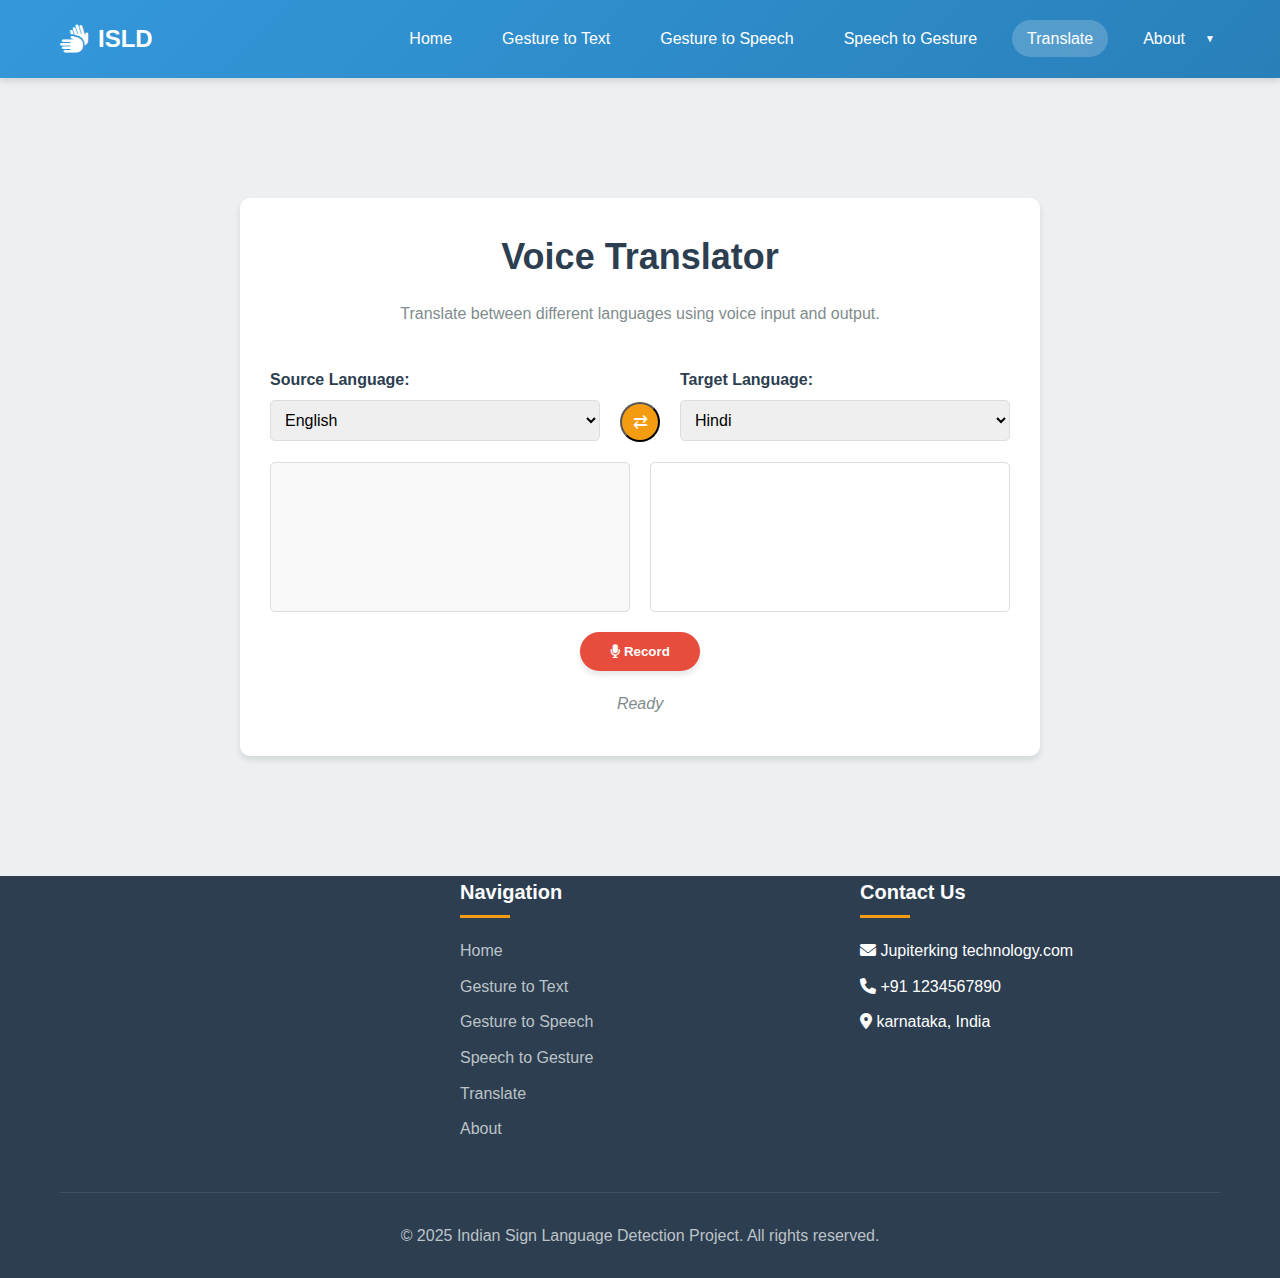
<file: voice translate/zvoice-translate.html>
<!DOCTYPE html>
<html lang="en">
  <head>
    <meta charset="UTF-8" />
    <meta name="viewport" content="width=device-width, initial-scale=1.0" />
    <title>Voice Translator - Indian Sign Language Detection</title>
    <link rel="stylesheet" href="../style.css" />
    <!-- Font Awesome for icons -->
    <link
      rel="stylesheet"
      href="https://cdnjs.cloudflare.com/ajax/libs/font-awesome/6.0.0/css/all.min.css"
    />
    <style>
      /* Additional styles specific to the translator page */
      .translator-container {
        max-width: 800px;
        margin: 40px auto;
        background-color: white;
        border-radius: 10px;
        padding: 30px;
        box-shadow: var(--shadow);
      }

      .language-selection {
        display: flex;
        justify-content: space-between;
        margin-bottom: 20px;
        gap: 20px;
      }

      .language-box {
        flex: 1;
      }

      label {
        display: block;
        margin-bottom: 8px;
        font-weight: bold;
        color: var(--dark);
      }

      select {
        width: 100%;
        padding: 10px;
        border-radius: 5px;
        border: 1px solid #ddd;
        font-size: 16px;
      }

      .translation-area {
        display: flex;
        margin: 20px 0;
        gap: 20px;
      }

      .text-box {
        flex: 1;
        border: 1px solid #ddd;
        border-radius: 5px;
        padding: 15px;
        min-height: 150px;
        background-color: white;
      }

      .source-text {
        background-color: #f9f9f9;
      }

      .buttons {
        display: flex;
        justify-content: center;
        margin: 20px 0;
      }

      .record-btn {
        background-color: var(--secondary);
        color: white;
      }

      .record-btn:hover:not(:disabled) {
        background-color: #c0392b;
      }

      .status {
        text-align: center;
        margin: 10px 0;
        font-style: italic;
        color: #7f8c8d;
      }

      .swap-btn {
        background-color: var(--accent);
        color: white;
        padding: 8px;
        border-radius: 50%;
        font-size: 18px;
        width: 40px;
        height: 40px;
        display: flex;
        align-items: center;
        justify-content: center;
        margin: 35px 0 0 0;
      }

      .swap-btn:hover {
        background-color: #e67e22;
      }

      .recording-pulse {
        animation: pulse 1.5s infinite;
      }

      #audioPlayer {
        display: none;
      }

      @keyframes pulse {
        0% {
          box-shadow: 0 0 0 0 rgba(231, 76, 60, 0.4);
        }
        70% {
          box-shadow: 0 0 0 10px rgba(231, 76, 60, 0);
        }
        100% {
          box-shadow: 0 0 0 0 rgba(231, 76, 60, 0);
        }
      }

      @media (max-width: 768px) {
        .language-selection {
          flex-direction: column;
        }

        .translation-area {
          flex-direction: column;
        }

        .swap-btn {
          margin: 10px auto;
        }
      }

      .language-selector {
        position: relative;
        display: inline-block;
      }

      .language-selector .goog-te-combo {
        appearance: none;
        background-color: transparent;
        border: none;
        color: white;
        padding: 14px 20px;
        cursor: pointer;
        font-family: inherit;
        font-size: 16px;
      }

      .language-selector::after {
        content: "▼";
        font-size: 10px;
        color: white;
        position: absolute;
        right: 5px;
        top: 50%;
        transform: translateY(-50%);
        pointer-events: none;
      }

      .goog-te-banner-frame {
        display: none;
      }

      .goog-logo-link {
        display: none !important;
      }

      .goog-te-gadget {
        color: transparent !important;
      }

      .goog-te-gadget .goog-te-combo {
        color: white !important;
      }
    </style>
  </head>
  <body>
    <!-- Header -->
    <header id="header">
      <div class="container">
        <nav>
          <div class="logo"><i class="fas fa-sign-language"></i> ISLD</div>
          <ul class="nav-links">
            <li><a href="../index.html">Home</a></li>
            <li><a href="../gesture-to-text.html">Gesture to Text</a></li>
            <li><a href="../gesture-to-speech.html">Gesture to Speech</a></li>
            <li>
              <a href="../speech to sign/aspeech-to-sign-app.html"
                >Speech to Gesture</a
              >
            </li>
            <li>
              <a href="zvoice-translate.html" class="active">Translate</a>
            </li>
            <li><a href="../about.html">About</a></li>
            <li class="language-selector">
              <div id="google_translate_element"></div>
            </li>
          </ul>
          <div class="hamburger">
            <i class="fas fa-bars"></i>
          </div>
        </nav>
      </div>
    </header>

    <!-- Voice Translator Page -->
    <section id="voice-translator-page" class="conversion-page">
      <div class="container">
        <div class="translator-container">
          <div class="conversion-header">
            <h1>Voice Translator</h1>
            <p>
              Translate between different languages using voice input and
              output.
            </p>
          </div>

          <div class="language-selection">
            <div class="language-box">
              <label for="sourceLanguage">Source Language:</label>
              <select id="sourceLanguage">
                <option value="en-IN">English</option>
                <option value="hi-IN">Hindi</option>
                <option value="kn-IN">Kannada</option>
                <option value="ta-IN">Tamil</option>
                <option value="te-IN">Telugu</option>
              </select>
            </div>

            <button id="swapLanguages" class="swap-btn" title="Swap Languages">
              ⇄
            </button>

            <div class="language-box">
              <label for="targetLanguage">Target Language:</label>
              <select id="targetLanguage">
                <option value="en">English</option>
                <option value="hi">Hindi</option>
                <option value="kn">Kannada</option>
                <option value="ta">Tamil</option>
                <option value="te">Telugu</option>
              </select>
            </div>
          </div>

          <div class="translation-area">
            <div
              id="sourceText"
              class="text-box source-text"
              contenteditable="true"
              placeholder="Speak or type text here..."
            ></div>
            <div id="translatedText" class="text-box"></div>
          </div>

          <div class="buttons">
            <button id="recordButton" class="btn record-btn">
              <i class="fas fa-microphone"></i> Record
            </button>
          </div>

          <div id="status" class="status">Ready</div>

          <!-- Hidden audio player for TTS playback -->
          <audio id="audioPlayer" controls></audio>
        </div>
      </div>
    </section>

    <!-- Footer -->
    <footer>
      <div class="container">
        <div class="footer-content">
          <div class="footer-column">
            <!-- Empty column for layout balance -->
          </div>
          <div class="footer-column">
            <h3>Navigation</h3>
            <ul>
              <li><a href="../index.html">Home</a></li>
              <li><a href="../gesture-to-text.html">Gesture to Text</a></li>
              <li><a href="../gesture-to-speech.html">Gesture to Speech</a></li>
              <li>
                <a href="../speech to sign/aspeech-to-sign-app.html"
                  >Speech to Gesture</a
                >
              </li>
              <li>
                <a href="zvoice-translate.html">Translate</a>
              </li>
              <li><a href="../about.html">About</a></li>
            </ul>
          </div>
          <div class="footer-column">
            <h3>Contact Us</h3>
            <ul>
              <li>
                <i class="fas fa-envelope"></i> Jupiterking technology.com
              </li>
              <li><i class="fas fa-phone"></i> +91 1234567890</li>
              <li><i class="fas fa-map-marker-alt"></i> karnataka, India</li>
            </ul>
          </div>
        </div>
        <div class="copyright">
          <p>
            &copy; 2025 Indian Sign Language Detection Project. All rights
            reserved.
          </p>
        </div>
      </div>
    </footer>

    <!-- JavaScript -->
    <script src="../script.js"></script>
    <script>
      // Language mapping for translation and speech recognition
      const languageMap = {
        "en-IN": { name: "English", code: "en" },
        "hi-IN": { name: "Hindi", code: "hi" },
        "kn-IN": { name: "Kannada", code: "kn" },
        "ta-IN": { name: "Tamil", code: "ta" },
        "te-IN": { name: "Telugu", code: "te" },
      };

      // Speech recognition setup
      const SpeechRecognition =
        window.SpeechRecognition || window.webkitSpeechRecognition;
      let recognition;

      if (SpeechRecognition) {
        try {
          recognition = new SpeechRecognition();
          recognition.continuous = false;
          recognition.interimResults = false;
          console.log("Speech recognition initialized successfully");
        } catch (error) {
          console.error("Error initializing speech recognition:", error);
          alert(
            "Error initializing speech recognition. Please try Chrome or Edge."
          );
          recordButton.disabled = true;
          recordButton.textContent = "Unsupported";
        }
      } else {
        console.warn("Browser doesn't support SpeechRecognition API");
        alert(
          "Sorry, your browser doesn't support speech recognition. Try Chrome or Edge."
        );
        recordButton.disabled = true;
        recordButton.textContent = "Unsupported";
      }

      // Get DOM elements
      const sourceLanguageSelect = document.getElementById("sourceLanguage");
      const targetLanguageSelect = document.getElementById("targetLanguage");
      const sourceTextDiv = document.getElementById("sourceText");
      const translatedTextDiv = document.getElementById("translatedText");
      const recordButton = document.getElementById("recordButton");
      const swapButton = document.getElementById("swapLanguages");
      const statusDiv = document.getElementById("status");
      const audioPlayer = document.getElementById("audioPlayer");

      // Variables to track state
      let isRecording = false;

      // Event handlers
      recordButton.addEventListener("click", toggleRecording);
      swapButton.addEventListener("click", swapLanguages);

      // Set up speech recognition event handlers
      if (recognition) {
        recognition.onstart = () => {
          statusDiv.textContent = "Listening...";
          recordButton.classList.add("recording-pulse");
          isRecording = true;
          recordButton.textContent = "Stop";
        };

        recognition.onresult = (event) => {
          const transcript = event.results[0][0].transcript;
          sourceTextDiv.textContent = transcript;
          statusDiv.textContent = "Got it! Translating...";
          translateText();
        };

        recognition.onend = () => {
          recordButton.classList.remove("recording-pulse");
          isRecording = false;
          recordButton.textContent = "Record";
        };

        recognition.onerror = (event) => {
          statusDiv.textContent = `Error: ${event.error}`;
          recordButton.classList.remove("recording-pulse");
          isRecording = false;
          recordButton.textContent = "Record";
        };
      }

      // Functions
      function toggleRecording() {
        if (!SpeechRecognition) {
          statusDiv.textContent =
            "Speech recognition not supported by your browser";
          return;
        }

        if (isRecording) {
          recognition.stop();
        } else {
          recognition.lang = sourceLanguageSelect.value;
          sourceTextDiv.textContent = "";
          translatedTextDiv.textContent = "";
          console.log(
            "Starting speech recognition with language:",
            sourceLanguageSelect.value
          );
          try {
            recognition.start();
          } catch (error) {
            console.error("Speech recognition error:", error);
            statusDiv.textContent =
              "Error starting recording. Please try again or use Chrome/Edge.";
            recordButton.classList.remove("recording-pulse");
            isRecording = false;
            recordButton.textContent = "Record";
          }
        }
      }

      function translateText() {
        const sourceText = sourceTextDiv.textContent.trim();

        if (!sourceText) {
          statusDiv.textContent = "No text to translate";
          return;
        }

        const sourceLang = sourceLanguageSelect.value.split("-")[0];
        const targetLang = targetLanguageSelect.value;

        // Using Google Translate API
        const url = `https://translate.googleapis.com/translate_a/single?client=gtx&sl=${sourceLang}&tl=${targetLang}&dt=t&q=${encodeURIComponent(
          sourceText
        )}`;

        fetch(url)
          .then((response) => response.json())
          .then((data) => {
            // Extract translated text
            const translatedText = data[0].map((item) => item[0]).join("");
            translatedTextDiv.textContent = translatedText;
            statusDiv.textContent = "Translation complete. Speaking...";
            speakTranslation();
          })
          .catch((error) => {
            console.error("Translation error:", error);
            statusDiv.textContent = "Translation failed. Please try again.";
          });
      }

      function speakTranslation() {
        const translatedText = translatedTextDiv.textContent.trim();

        if (!translatedText) {
          return;
        }

        const targetLang = targetLanguageSelect.value;

        // Try native speech synthesis first for English and Hindi
        if (targetLang === "en" || targetLang === "hi") {
          try {
            const speech = new SpeechSynthesisUtterance(translatedText);
            speech.lang = targetLang;

            statusDiv.textContent = "Speaking...";

            speech.onend = () => {
              statusDiv.textContent = "Done speaking";
            };

            speech.onerror = () => {
              // If native synthesis fails, fall back to Google TTS
              useGoogleTTS(translatedText, targetLang);
            };

            window.speechSynthesis.speak(speech);
            return;
          } catch (e) {
            console.error("Native speech synthesis failed:", e);
            // Fall through to Google TTS
          }
        }

        // For Kannada, Tamil, Telugu or if native speech synthesis failed
        useGoogleTTS(translatedText, targetLang);
      }

      function useGoogleTTS(text, lang) {
        statusDiv.textContent = "Preparing audio...";

        // Use Google Translate TTS API
        const ttsUrl = `https://translate.google.com/translate_tts?ie=UTF-8&tl=${lang}&client=tw-ob&q=${encodeURIComponent(
          text
        )}`;

        // Set the audio source and play
        audioPlayer.src = ttsUrl;

        audioPlayer.onloadeddata = () => {
          statusDiv.textContent = "Playing audio...";
          audioPlayer.play();
        };

        audioPlayer.onended = () => {
          statusDiv.textContent = "Done speaking";
        };

        audioPlayer.onerror = () => {
          statusDiv.textContent =
            "Error playing audio. Service might be unavailable.";

          // Fallback to alternative TTS service
          const fallbackTTS = `https://www.translate.com/tts?lang=${lang}&text=${encodeURIComponent(
            text
          )}`;
          audioPlayer.src = fallbackTTS;
          audioPlayer.play();
        };
      }

      function swapLanguages() {
        const sourceValue = sourceLanguageSelect.value;
        const targetValue = targetLanguageSelect.value;

        // Find matching language codes for swapping
        let sourceIndex = -1;
        let targetIndex = -1;

        // Find source in target options
        for (let i = 0; i < targetLanguageSelect.options.length; i++) {
          if (
            targetLanguageSelect.options[i].value === sourceValue.split("-")[0]
          ) {
            targetIndex = i;
            break;
          }
        }

        // Find target in source options
        for (let i = 0; i < sourceLanguageSelect.options.length; i++) {
          if (sourceLanguageSelect.options[i].value.startsWith(targetValue)) {
            sourceIndex = i;
            break;
          }
        }

        if (sourceIndex >= 0 && targetIndex >= 0) {
          sourceLanguageSelect.selectedIndex = sourceIndex;
          targetLanguageSelect.selectedIndex = targetIndex;

          // Swap text content as well
          const sourceContent = sourceTextDiv.textContent;
          sourceTextDiv.textContent = translatedTextDiv.textContent;
          translatedTextDiv.textContent = sourceContent;
        }
      }

      // Initialize the first option as default
      targetLanguageSelect.selectedIndex = 1; // Default to Hindi as target (different from source)
    </script>
    <!-- Remove the old Google Translate div -->
    <script type="text/javascript">
      function googleTranslateElementInit() {
        new google.translate.TranslateElement(
          {
            pageLanguage: "en",
            layout: google.translate.TranslateElement.InlineLayout.SIMPLE,
          },
          "google_translate_element"
        );
      }
    </script>
    <script
      type="text/javascript"
      src="//translate.google.com/translate_a/element.js?cb=googleTranslateElementInit"
    ></script>
  </body>
</html>
</file>
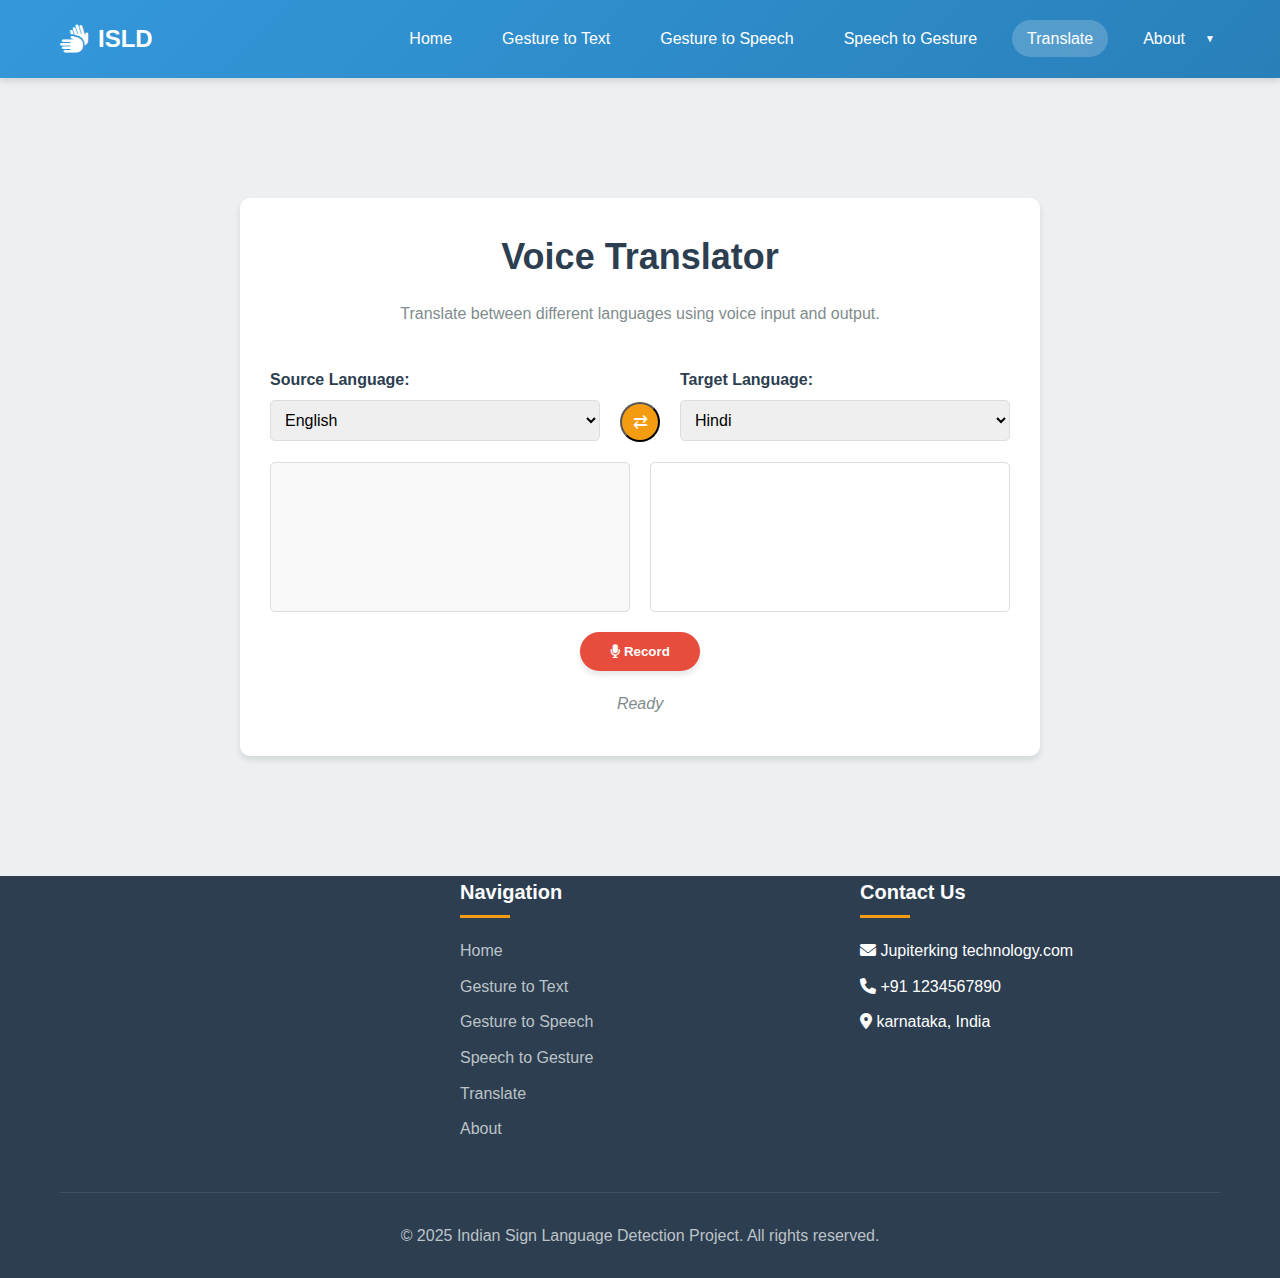
<file: voice-translate/zvoice-translate.html>
<!DOCTYPE html>
<html lang="en">
  <head>
    <meta charset="UTF-8" />
    <meta name="viewport" content="width=device-width, initial-scale=1.0" />
    <title>Voice Translator - Indian Sign Language Detection</title>
    <link rel="stylesheet" href="../style.css" />
    <!-- Font Awesome for icons -->
    <link
      rel="stylesheet"
      href="https://cdnjs.cloudflare.com/ajax/libs/font-awesome/6.0.0/css/all.min.css"
    />
    <style>
      /* Additional styles specific to the translator page */
      .translator-container {
        max-width: 800px;
        margin: 40px auto;
        background-color: white;
        border-radius: 10px;
        padding: 30px;
        box-shadow: var(--shadow);
      }

      .language-selection {
        display: flex;
        justify-content: space-between;
        margin-bottom: 20px;
        gap: 20px;
      }

      .language-box {
        flex: 1;
      }

      label {
        display: block;
        margin-bottom: 8px;
        font-weight: bold;
        color: var(--dark);
      }

      select {
        width: 100%;
        padding: 10px;
        border-radius: 5px;
        border: 1px solid #ddd;
        font-size: 16px;
      }

      .translation-area {
        display: flex;
        margin: 20px 0;
        gap: 20px;
      }

      .text-box {
        flex: 1;
        border: 1px solid #ddd;
        border-radius: 5px;
        padding: 15px;
        min-height: 150px;
        background-color: white;
      }

      .source-text {
        background-color: #f9f9f9;
      }

      .buttons {
        display: flex;
        justify-content: center;
        margin: 20px 0;
      }

      .record-btn {
        background-color: var(--secondary);
        color: white;
      }

      .record-btn:hover:not(:disabled) {
        background-color: #c0392b;
      }

      .status {
        text-align: center;
        margin: 10px 0;
        font-style: italic;
        color: #7f8c8d;
      }

      .swap-btn {
        background-color: var(--accent);
        color: white;
        padding: 8px;
        border-radius: 50%;
        font-size: 18px;
        width: 40px;
        height: 40px;
        display: flex;
        align-items: center;
        justify-content: center;
        margin: 35px 0 0 0;
      }

      .swap-btn:hover {
        background-color: #e67e22;
      }

      .recording-pulse {
        animation: pulse 1.5s infinite;
      }

      #audioPlayer {
        display: none;
      }

      @keyframes pulse {
        0% {
          box-shadow: 0 0 0 0 rgba(231, 76, 60, 0.4);
        }
        70% {
          box-shadow: 0 0 0 10px rgba(231, 76, 60, 0);
        }
        100% {
          box-shadow: 0 0 0 0 rgba(231, 76, 60, 0);
        }
      }

      @media (max-width: 768px) {
        .language-selection {
          flex-direction: column;
        }

        .translation-area {
          flex-direction: column;
        }

        .swap-btn {
          margin: 10px auto;
        }
      }

      .language-selector {
        position: relative;
        display: inline-block;
      }

      .language-selector .goog-te-combo {
        appearance: none;
        background-color: transparent;
        border: none;
        color: white;
        padding: 14px 20px;
        cursor: pointer;
        font-family: inherit;
        font-size: 16px;
      }

      .language-selector::after {
        content: "▼";
        font-size: 10px;
        color: white;
        position: absolute;
        right: 5px;
        top: 50%;
        transform: translateY(-50%);
        pointer-events: none;
      }

      .goog-te-banner-frame {
        display: none;
      }

      .goog-logo-link {
        display: none !important;
      }

      .goog-te-gadget {
        color: transparent !important;
      }

      .goog-te-gadget .goog-te-combo {
        color: white !important;
      }
    </style>
  </head>
  <body>
    <!-- Header -->
    <header id="header">
      <div class="container">
        <nav>
          <div class="logo"><i class="fas fa-sign-language"></i> ISLD</div>
          <ul class="nav-links">
            <li><a href="../index.html">Home</a></li>
            <li><a href="../gesture-to-text.html">Gesture to Text</a></li>
            <li><a href="../gesture-to-speech.html">Gesture to Speech</a></li>
            <li>
              <a href="../speech-to-sign/aspeech-to-sign-app.html"
                >Speech to Gesture</a
              >
            </li>
            <li>
              <a href="zvoice-translate.html" class="active">Translate</a>
            </li>
            <li><a href="../about.html">About</a></li>
            <li class="language-selector">
              <div id="google_translate_element"></div>
            </li>
          </ul>
          <div class="hamburger">
            <i class="fas fa-bars"></i>
          </div>
        </nav>
      </div>
    </header>

    <!-- Voice Translator Page -->
    <section id="voice-translator-page" class="conversion-page">
      <div class="container">
        <div class="translator-container">
          <div class="conversion-header">
            <h1>Voice Translator</h1>
            <p>
              Translate between different languages using voice input and
              output.
            </p>
          </div>

          <div class="language-selection">
            <div class="language-box">
              <label for="sourceLanguage">Source Language:</label>
              <select id="sourceLanguage">
                <option value="en-IN">English</option>
                <option value="hi-IN">Hindi</option>
                <option value="kn-IN">Kannada</option>
                <option value="ta-IN">Tamil</option>
                <option value="te-IN">Telugu</option>
              </select>
            </div>

            <button id="swapLanguages" class="swap-btn" title="Swap Languages">
              ⇄
            </button>

            <div class="language-box">
              <label for="targetLanguage">Target Language:</label>
              <select id="targetLanguage">
                <option value="en">English</option>
                <option value="hi">Hindi</option>
                <option value="kn">Kannada</option>
                <option value="ta">Tamil</option>
                <option value="te">Telugu</option>
              </select>
            </div>
          </div>

          <div class="translation-area">
            <div
              id="sourceText"
              class="text-box source-text"
              contenteditable="true"
              placeholder="Speak or type text here..."
            ></div>
            <div id="translatedText" class="text-box"></div>
          </div>

          <div class="buttons">
            <button id="recordButton" class="btn record-btn">
              <i class="fas fa-microphone"></i> Record
            </button>
          </div>

          <div id="status" class="status">Ready</div>

          <!-- Hidden audio player for TTS playback -->
          <audio id="audioPlayer" controls></audio>
        </div>
      </div>
    </section>

    <!-- Footer -->
    <footer>
      <div class="container">
        <div class="footer-content">
          <div class="footer-column">
            <!-- Empty column for layout balance -->
          </div>
          <div class="footer-column">
            <h3>Navigation</h3>
            <ul>
              <li><a href="../index.html">Home</a></li>
              <li><a href="../gesture-to-text.html">Gesture to Text</a></li>
              <li><a href="../gesture-to-speech.html">Gesture to Speech</a></li>
              <li>
                <a href="../speech-to-sign/aspeech-to-sign-app.html"
                  >Speech to Gesture</a
                >
              </li>
              <li>
                <a href="zvoice-translate.html">Translate</a>
              </li>
              <li><a href="../about.html">About</a></li>
            </ul>
          </div>
          <div class="footer-column">
            <h3>Contact Us</h3>
            <ul>
              <li>
                <i class="fas fa-envelope"></i> Jupiterking technology.com
              </li>
              <li><i class="fas fa-phone"></i> +91 1234567890</li>
              <li><i class="fas fa-map-marker-alt"></i> karnataka, India</li>
            </ul>
          </div>
        </div>
        <div class="copyright">
          <p>
            &copy; 2025 Indian Sign Language Detection Project. All rights
            reserved.
          </p>
        </div>
      </div>
    </footer>

    <!-- JavaScript -->
    <script src="../script.js"></script>
    <script>
      // Language mapping for translation and speech recognition
      const languageMap = {
        "en-IN": { name: "English", code: "en" },
        "hi-IN": { name: "Hindi", code: "hi" },
        "kn-IN": { name: "Kannada", code: "kn" },
        "ta-IN": { name: "Tamil", code: "ta" },
        "te-IN": { name: "Telugu", code: "te" },
      };

      // Speech recognition setup
      const SpeechRecognition =
        window.SpeechRecognition || window.webkitSpeechRecognition;
      let recognition;

      if (SpeechRecognition) {
        try {
          recognition = new SpeechRecognition();
          recognition.continuous = false;
          recognition.interimResults = false;
          console.log("Speech recognition initialized successfully");
        } catch (error) {
          console.error("Error initializing speech recognition:", error);
          alert(
            "Error initializing speech recognition. Please try Chrome or Edge."
          );
          recordButton.disabled = true;
          recordButton.textContent = "Unsupported";
        }
      } else {
        console.warn("Browser doesn't support SpeechRecognition API");
        alert(
          "Sorry, your browser doesn't support speech recognition. Try Chrome or Edge."
        );
        recordButton.disabled = true;
        recordButton.textContent = "Unsupported";
      }

      // Get DOM elements
      const sourceLanguageSelect = document.getElementById("sourceLanguage");
      const targetLanguageSelect = document.getElementById("targetLanguage");
      const sourceTextDiv = document.getElementById("sourceText");
      const translatedTextDiv = document.getElementById("translatedText");
      const recordButton = document.getElementById("recordButton");
      const swapButton = document.getElementById("swapLanguages");
      const statusDiv = document.getElementById("status");
      const audioPlayer = document.getElementById("audioPlayer");

      // Variables to track state
      let isRecording = false;

      // Event handlers
      recordButton.addEventListener("click", toggleRecording);
      swapButton.addEventListener("click", swapLanguages);

      // Set up speech recognition event handlers
      if (recognition) {
        recognition.onstart = () => {
          statusDiv.textContent = "Listening...";
          recordButton.classList.add("recording-pulse");
          isRecording = true;
          recordButton.textContent = "Stop";
        };

        recognition.onresult = (event) => {
          const transcript = event.results[0][0].transcript;
          sourceTextDiv.textContent = transcript;
          statusDiv.textContent = "Got it! Translating...";
          translateText();
        };

        recognition.onend = () => {
          recordButton.classList.remove("recording-pulse");
          isRecording = false;
          recordButton.textContent = "Record";
        };

        recognition.onerror = (event) => {
          statusDiv.textContent = `Error: ${event.error}`;
          recordButton.classList.remove("recording-pulse");
          isRecording = false;
          recordButton.textContent = "Record";
        };
      }

      // Functions
      function toggleRecording() {
        if (!SpeechRecognition) {
          statusDiv.textContent =
            "Speech recognition not supported by your browser";
          return;
        }

        if (isRecording) {
          recognition.stop();
        } else {
          recognition.lang = sourceLanguageSelect.value;
          sourceTextDiv.textContent = "";
          translatedTextDiv.textContent = "";
          console.log(
            "Starting speech recognition with language:",
            sourceLanguageSelect.value
          );
          try {
            recognition.start();
          } catch (error) {
            console.error("Speech recognition error:", error);
            statusDiv.textContent =
              "Error starting recording. Please try again or use Chrome/Edge.";
            recordButton.classList.remove("recording-pulse");
            isRecording = false;
            recordButton.textContent = "Record";
          }
        }
      }

      function translateText() {
        const sourceText = sourceTextDiv.textContent.trim();

        if (!sourceText) {
          statusDiv.textContent = "No text to translate";
          return;
        }

        const sourceLang = sourceLanguageSelect.value.split("-")[0];
        const targetLang = targetLanguageSelect.value;

        // Using Google Translate API
        const url = `https://translate.googleapis.com/translate_a/single?client=gtx&sl=${sourceLang}&tl=${targetLang}&dt=t&q=${encodeURIComponent(
          sourceText
        )}`;

        fetch(url)
          .then((response) => response.json())
          .then((data) => {
            // Extract translated text
            const translatedText = data[0].map((item) => item[0]).join("");
            translatedTextDiv.textContent = translatedText;
            statusDiv.textContent = "Translation complete. Speaking...";
            speakTranslation();
          })
          .catch((error) => {
            console.error("Translation error:", error);
            statusDiv.textContent = "Translation failed. Please try again.";
          });
      }

      function speakTranslation() {
        const translatedText = translatedTextDiv.textContent.trim();

        if (!translatedText) {
          return;
        }

        const targetLang = targetLanguageSelect.value;

        // Try native speech synthesis first for English and Hindi
        if (targetLang === "en" || targetLang === "hi") {
          try {
            const speech = new SpeechSynthesisUtterance(translatedText);
            speech.lang = targetLang;

            statusDiv.textContent = "Speaking...";

            speech.onend = () => {
              statusDiv.textContent = "Done speaking";
            };

            speech.onerror = () => {
              // If native synthesis fails, fall back to Google TTS
              useGoogleTTS(translatedText, targetLang);
            };

            window.speechSynthesis.speak(speech);
            return;
          } catch (e) {
            console.error("Native speech synthesis failed:", e);
            // Fall through to Google TTS
          }
        }

        // For Kannada, Tamil, Telugu or if native speech synthesis failed
        useGoogleTTS(translatedText, targetLang);
      }

      function useGoogleTTS(text, lang) {
        statusDiv.textContent = "Preparing audio...";

        // Use Google Translate TTS API
        const ttsUrl = `https://translate.google.com/translate_tts?ie=UTF-8&tl=${lang}&client=tw-ob&q=${encodeURIComponent(
          text
        )}`;

        // Set the audio source and play
        audioPlayer.src = ttsUrl;

        audioPlayer.onloadeddata = () => {
          statusDiv.textContent = "Playing audio...";
          audioPlayer.play();
        };

        audioPlayer.onended = () => {
          statusDiv.textContent = "Done speaking";
        };

        audioPlayer.onerror = () => {
          statusDiv.textContent =
            "Error playing audio. Service might be unavailable.";

          // Fallback to alternative TTS service
          const fallbackTTS = `https://www.translate.com/tts?lang=${lang}&text=${encodeURIComponent(
            text
          )}`;
          audioPlayer.src = fallbackTTS;
          audioPlayer.play();
        };
      }

      function swapLanguages() {
        const sourceValue = sourceLanguageSelect.value;
        const targetValue = targetLanguageSelect.value;

        // Find matching language codes for swapping
        let sourceIndex = -1;
        let targetIndex = -1;

        // Find source in target options
        for (let i = 0; i < targetLanguageSelect.options.length; i++) {
          if (
            targetLanguageSelect.options[i].value === sourceValue.split("-")[0]
          ) {
            targetIndex = i;
            break;
          }
        }

        // Find target in source options
        for (let i = 0; i < sourceLanguageSelect.options.length; i++) {
          if (sourceLanguageSelect.options[i].value.startsWith(targetValue)) {
            sourceIndex = i;
            break;
          }
        }

        if (sourceIndex >= 0 && targetIndex >= 0) {
          sourceLanguageSelect.selectedIndex = sourceIndex;
          targetLanguageSelect.selectedIndex = targetIndex;

          // Swap text content as well
          const sourceContent = sourceTextDiv.textContent;
          sourceTextDiv.textContent = translatedTextDiv.textContent;
          translatedTextDiv.textContent = sourceContent;
        }
      }

      // Initialize the first option as default
      targetLanguageSelect.selectedIndex = 1; // Default to Hindi as target (different from source)
    </script>
    <!-- Remove the old Google Translate div -->
    <script type="text/javascript">
      function googleTranslateElementInit() {
        new google.translate.TranslateElement(
          {
            pageLanguage: "en",
            layout: google.translate.TranslateElement.InlineLayout.SIMPLE,
          },
          "google_translate_element"
        );
      }
    </script>
    <script
      type="text/javascript"
      src="//translate.google.com/translate_a/element.js?cb=googleTranslateElementInit"
    ></script>
  </body>
</html>
</file>
<file: style.css>
/* Global Styles */
:root {
    --primary: #3498db;
    --secondary: #e74c3c;
    --accent: #f39c12;
    --dark: #2c3e50;
    --light: #ecf0f1;
    --shadow: 0 4px 6px rgba(0, 0, 0, 0.1);
  }
  
  * {
    margin: 0;
    padding: 0;
    box-sizing: border-box;
    font-family: "Segoe UI", Tahoma, Geneva, Verdana, sans-serif;
  }
  
  body {
    background-color: var(--light);
    color: var(--dark);
    line-height: 1.6;
  }
  
  .container {
    max-width: 1200px;
    margin: 0 auto;
    padding: 0 20px;
  }
  
  /* Header */
  header {
    background: linear-gradient(135deg, var(--primary), #2980b9);
    color: white;
    padding: 20px 0;
    box-shadow: var(--shadow);
  }
  
  nav {
    display: flex;
    justify-content: space-between;
    align-items: center;
  }
  
  .logo {
    font-size: 24px;
    font-weight: bold;
    display: flex;
    align-items: center;
  }
  
  .logo i {
    margin-right: 10px;
    font-size: 28px;
  }
  
  .nav-links {
    display: flex;
    list-style: none;
  }
  
  .nav-links li {
    margin-left: 20px;
  }
  
  .nav-links a {
    color: white;
    text-decoration: none;
    padding: 10px 15px;
    border-radius: 25px;
    transition: all 0.3s ease;
  }
  
  .nav-links a:hover,
  .nav-links a.active {
    background-color: rgba(255, 255, 255, 0.2);
  }
  
  .hamburger {
    display: none;
    cursor: pointer;
    font-size: 24px;
  }
  
  /* Hero Section */
  .hero {
    padding: 80px 0;
    text-align: center;
    background: linear-gradient(rgba(0, 0, 0, 0.6), rgba(0, 0, 0, 0.6)),
      url("herosection.jpg") center/cover no-repeat;
    color: white;
  }
  
  .hero h1 {
    font-size: 48px;
    margin-bottom: 20px;
  }
  
  .hero p {
    font-size: 20px;
    max-width: 800px;
    margin: 0 auto 30px;
  }
  
  .btn {
    display: inline-block;
    padding: 12px 30px;
    background-color: var(--accent);
    color: white;
    border: none;
    border-radius: 30px;
    text-decoration: none;
    font-weight: bold;
    transition: all 0.3s ease;
    cursor: pointer;
    box-shadow: var(--shadow);
  }
  
  .btn:hover {
    transform: translateY(-3px);
    box-shadow: 0 6px 10px rgba(0, 0, 0, 0.2);
  }
  
  /* Features Section */
  .features {
    padding: 80px 0;
    background-color: white;
  }
  
  .section-title {
    text-align: center;
    margin-bottom: 60px;
  }
  
  /* Features Section (continued) */
.section-title h2 {
    font-size: 36px;
    margin-bottom: 15px;
    color: var(--dark);
  }
  
  .section-title p {
    color: #7f8c8d;
    max-width: 700px;
    margin: 0 auto;
  }
  
  .features-container {
    display: flex;
    justify-content: space-between;
    flex-wrap: wrap;
    gap: 30px;
  }
  
  .feature-card {
    flex: 1 1 300px;
    background-color: var(--light);
    border-radius: 10px;
    padding: 30px;
    box-shadow: var(--shadow);
    transition: all 0.3s ease;
    text-align: center;
  }
  
  .feature-card:hover {
    transform: translateY(-10px);
    box-shadow: 0 10px 20px rgba(0, 0, 0, 0.1);
  }
  
  .feature-icon {
    width: 80px;
    height: 80px;
    background-color: var(--primary);
    color: white;
    border-radius: 50%;
    display: flex;
    justify-content: center;
    align-items: center;
    font-size: 32px;
    margin: 0 auto 20px;
  }
  
  .feature-card h3 {
    margin-bottom: 15px;
    color: var(--dark);
  }
  
  /* Importance Section */
  .importance {
    padding: 40px 0;
    background-color: var(--dark);
    color: white;
  }
  
  .importance-content {
    display: flex;
    align-items: center;
    gap: 50px;
    flex-wrap: wrap;
  }
  
  .importance-text {
    flex: 1 1 500px;
  }
  
  .importance-text h2 {
    font-size: 36px;
    margin-bottom: 20px;
  }
  
  .importance-text p {
    margin-bottom: 15px;
  }
  
  .importance-image {
    flex: 1 1 400px;
    border-radius: 10px;
    overflow: hidden;
    box-shadow: var(--shadow);
    margin-top: 20px;
  }
  
  .importance-image img {
    width: 100%;
    height: auto;
    display: block;
  }
  
  /* Conversion Pages */
  .conversion-page {
    min-height: 80vh;
    padding: 80px 0;
  }
  
  .conversion-container {
    max-width: 800px;
    margin: 0 auto;
    background-color: white;
    border-radius: 10px;
    padding: 40px;
    box-shadow: var(--shadow);
  }
  
  .conversion-header {
    text-align: center;
    margin-bottom: 40px;
  }
  
  .conversion-header h1 {
    font-size: 36px;
    color: var(--dark);
    margin-bottom: 15px;
  }
  
  .conversion-header p {
    color: #7f8c8d;
  }
  
  .conversion-box {
    border: 2px dashed #bdc3c7;
    padding: 40px;
    text-align: center;
    border-radius: 10px;
    margin-bottom: 30px;
  }
  
  .conversion-box i {
    font-size: 48px;
    color: var(--primary);
    margin-bottom: 20px;
  }
  
  .conversion-box h3 {
    margin-bottom: 15px;
    color: var(--dark);
  }
  
  .conversion-result {
    background-color: var(--light);
    padding: 20px;
    border-radius: 10px;
    margin-top: 30px;
  }
  
  .conversion-result h3 {
    margin-bottom: 15px;
    color: var(--dark);
  }
  
  /* Footer */
  footer {
    background-color: var(--dark);
    color: white;
    padding: 0px 0 30px;
  }
  
  .footer-content {
    display: flex;
    justify-content: space-between;
    flex-wrap: wrap;
    gap: 40px;
    margin-bottom: 40px;
  }
  
  .footer-column {
    flex: 1 1 250px;
  }
  
  .footer-column h3 {
    font-size: 20px;
    margin-bottom: 20px;
    position: relative;
    padding-bottom: 10px;
  }
  
  .footer-column h3::after {
    content: "";
    position: absolute;
    left: 0;
    bottom: 0;
    width: 50px;
    height: 3px;
    background-color: var(--accent);
  }
  
  .footer-column ul {
    list-style: none;
  }
  
  .footer-column ul li {
    margin-bottom: 10px;
  }
  
  .footer-column ul li a {
    color: #bdc3c7;
    text-decoration: none;
    transition: all 0.3s ease;
  }
  
  .footer-column ul li a:hover {
    color: var(--accent);
    padding-left: 5px;
  }
  
  .social-links {
    display: flex;
    gap: 15px;
  }
  
  .social-links a {
    width: 40px;
    height: 40px;
    background-color: rgba(255, 255, 255, 0.1);
    color: white;
    border-radius: 50%;
    display: flex;
    justify-content: center;
    align-items: center;
    transition: all 0.3s ease;
  }
  
  .social-links a:hover {
    background-color: var(--accent);
    transform: translateY(-3px);
  }
  
  .copyright {
    text-align: center;
    padding-top: 30px;
    border-top: 1px solid rgba(255, 255, 255, 0.1);
    color: #bdc3c7;
  }
  
  /* Responsive Design */
  @media (max-width: 768px) {
    .hamburger {
      display: block;
    }
  
    .nav-links {
      position: fixed;
      top: 80px;
      left: -100%;
      width: 100%;
      height: calc(100vh - 80px);
      background-color: var(--primary);
      flex-direction: column;
      align-items: center;
      justify-content: flex-start;
      padding-top: 40px;
      transition: all 0.5s ease;
      z-index: 999;
    }
  
    .nav-links.active {
      left: 0;
    }
  
    .nav-links li {
      margin: 15px 0;
    }
  
    .hero h1 {
      font-size: 36px;
    }
  
    .hero p {
      font-size: 16px;
    }
  
    .importance-content {
      flex-direction: column;
    }
  
    .feature-card {
      flex: 1 1 100%;
    }
  }
</file>
